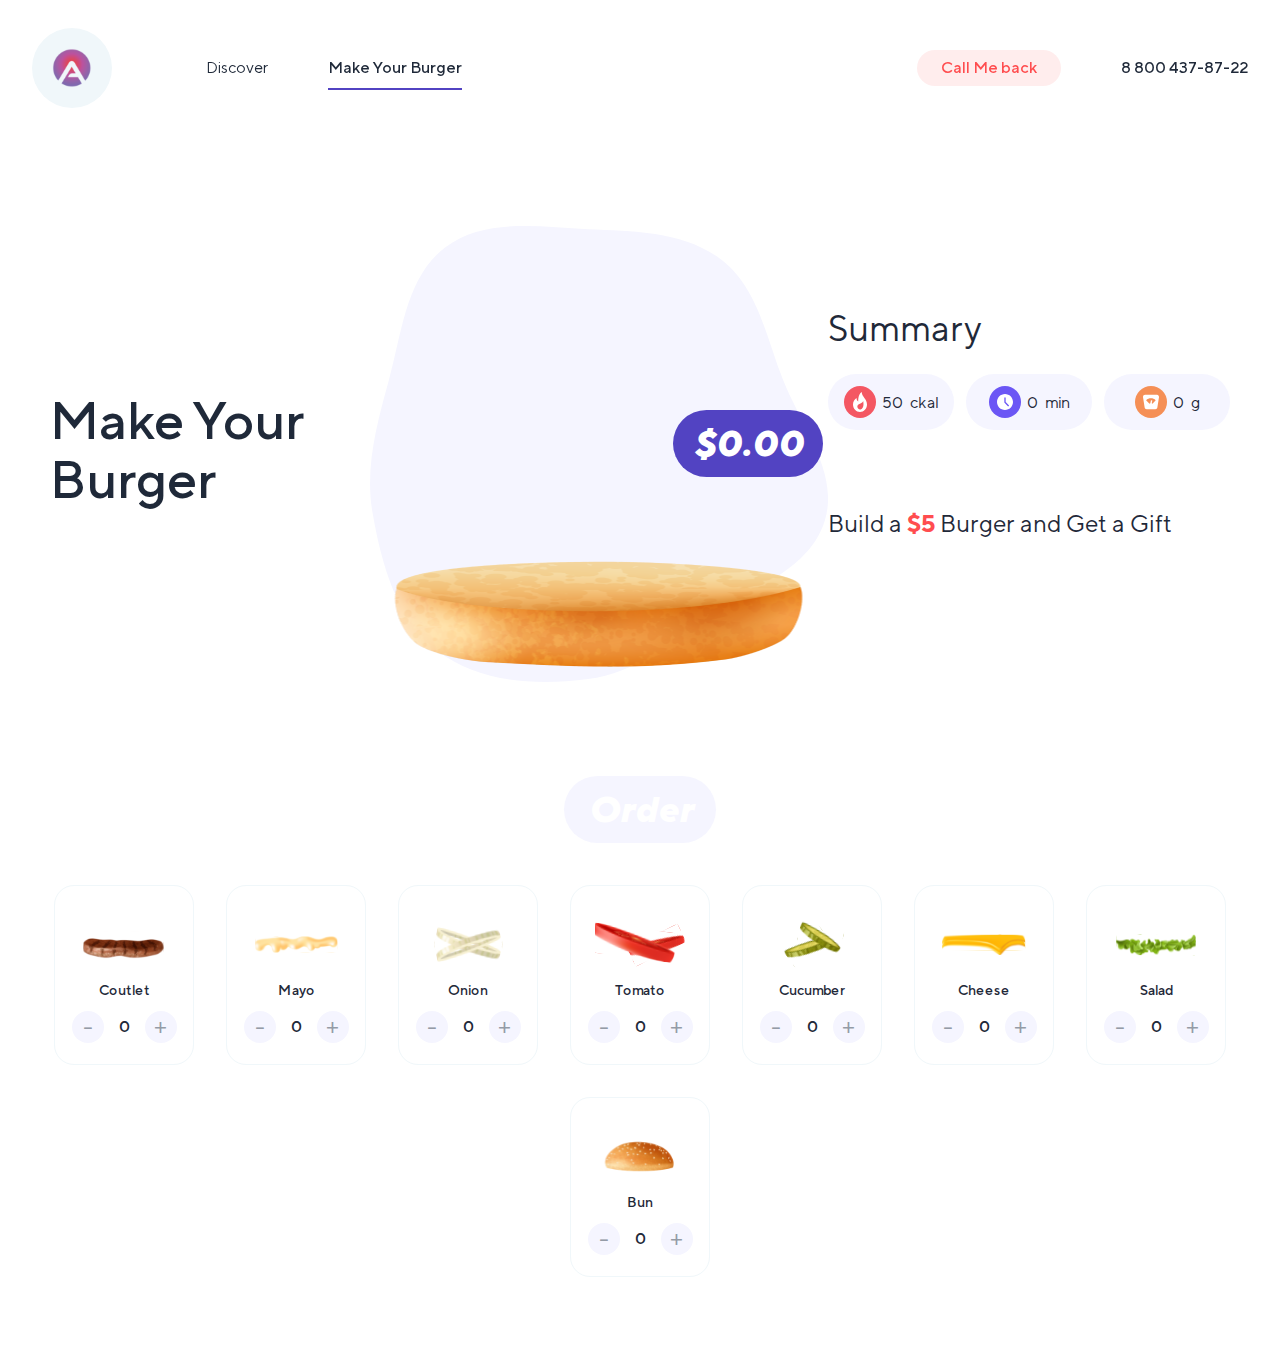
<file: make-burger.html>
<!DOCTYPE html>
<html lang="en">
  <head>
    <meta charset="UTF-8" />
    <meta name="viewport" content="width=device-width, initial-scale=1.0" />
    <title>Burger</title>
    <link rel="stylesheet" href="./css/main.css" />
    <script src="https://cdnjs.cloudflare.com/ajax/libs/gsap/3.11.1/gsap.min.js"></script>
  </head>

  <body class="body">
    <header class="header">
      <!-- NAV -->
      <nav class="nav">
        <div class="nav-left">
          <a class="logo" href="./index.html"
            ><img src="./img/logo.svg" alt="logo"
          /></a>
          <ul class="nav-list">
            <li class="nav-list__item">
              <a class="nav-list__link" href="./index.html">discover</a>
            </li>
            <li class="nav-list__item">
              <a
                class="nav-list__link nav-list__link--active"
                href="./make-burger.html"
                >make your burger</a
              >
            </li>
          </ul>
        </div>
        <div class="nav-right">
          <button class="btn-call-back">Call Me back</button>
          <a class="number" href="tel:+88004378722">8 800 437-87-22</a>
        </div>

        <button class="open-mobile-menu">
          <img src="./img/icon/menu_open.svg" alt="" />
        </button>
      </nav>

      <!-- MAKE BURGER -->
      <div class="container">
        <div class="make-burger">
          <div class="make-burger_title">
            <h1 class="title">Make Your Burger</h1>
          </div>

          <!-- CREATE BURGER -->
          <div class="burger-create">
            <div class="warning">
              <img src="./img/emojo/explosion.svg" alt="warning" />
              Are You Sure
            </div>
            <div class="price">$ <span data-sum-price>0.00</span></div>
            <img
              class="burger-img__bg"
              src="./img/bg/bg_burger.svg"
              alt="bg-burger"
            />
            <div class="burger-create__wrapper"></div>
          </div>

          <div class="make-burger__sum">
            <p class="make-burger__summary">Summary</p>
            <ul class="make-burger__summary-list">
              <li class="make-burger__summary-item">
                <img src="./img/icon/kcal.svg" alt="" />
                <span data-sum-kcal>0 </span>ckal
              </li>
              <li class="make-burger__summary-item">
                <img src="./img/icon/time.svg" alt="" />
                <span data-sum-time>0 </span> min
              </li>
              <li class="make-burger__summary-item">
                <img src="./img/icon/weight.svg" alt="" />
                <span data-sum-gram>0 </span> g
              </li>
            </ul>

            <div class="change-wrapper">
              <p class="make-burger__typography appeal">
                Build a <span class="accent">$5</span> Burger and Get a Gift
              </p>

              <div class="free-wrapper hidden">
                <p class="free__plus">+ Gift</p>
                <p class="free__description">
                  Tomato Ketchup <span>0.2 oz</span>
                </p>
                <img
                  class="free__souce"
                  src="./img/burger/sauce.svg"
                  alt="souce"
                />
              </div>
            </div>
          </div>
        </div>
        <!-- ORDER btn -->
        <div class="order-wrapper">
          <button class="btn-order">Order</button>
        </div>

        <!-- PRODUCT -->
        <div class="proвuct-wrapper">
          <div class="product__card" data-name="cutlet" data-id="01">
            <div
              class="info"
              data-kcal="12"
              data-time="6"
              data-gram="7"
              data-price="2"
            ></div>
            <img src="./img/cards/cutlet.svg" alt="cutlet" />
            <p class="product__name">Coutlet</p>
            <!-- counter -->
            <div class="product__counter-wrapper">
              <div class="product__control" data-action="minus">-</div>
              <div class="product__current" data-counter>0</div>
              <div class="product__control" data-action="plus">+</div>
            </div>
          </div>

          <div class="product__card" data-name="mayo" data-id="02">
            <div
              class="info"
              data-kcal="12"
              data-time="6"
              data-gram="7"
              data-price="0.2"
            ></div>
            <img src="./img/cards/mayo.svg" alt="mayo" />
            <p class="product__name">Mayo</p>
            <!-- counter -->
            <div class="product__counter-wrapper">
              <div class="product__control" data-action="minus">-</div>
              <div class="product__current" data-counter>0</div>
              <div class="product__control" data-action="plus">+</div>
            </div>
          </div>

          <div class="product__card" data-name="onion" data-id="03">
            <div
              class="info"
              data-kcal="12"
              data-time="6"
              data-gram="7"
              data-price="0.2"
            ></div>
            <img src="./img/cards/onion.svg" alt="onion" />
            <p class="product__name">Onion</p>
            <!-- counter -->
            <div class="product__counter-wrapper">
              <div class="product__control" data-action="minus">-</div>
              <div class="product__current" data-counter>0</div>
              <div class="product__control" data-action="plus">+</div>
            </div>
          </div>

          <div class="product__card" data-name="tomato" data-id="04">
            <div
              class="info"
              data-kcal="12"
              data-time="6"
              data-gram="7"
              data-price="0.2"
            ></div>
            <img src="./img/cards/tomato.svg" alt="tomato" />
            <p class="product__name">Tomato</p>
            <!-- counter -->
            <div class="product__counter-wrapper">
              <div class="product__control" data-action="minus">-</div>
              <div class="product__current" data-counter>0</div>
              <div class="product__control" data-action="plus">+</div>
            </div>
          </div>

          <div class="product__card" data-name="cucumbers" data-id="05">
            <div
              class="info"
              data-kcal="8"
              data-time="5"
              data-gram="4"
              data-price="0.2"
            ></div>
            <img src="./img/cards/cucumber.svg" alt="cucumbers" />
            <p class="product__name">Cucumber</p>
            <!-- counter -->
            <div class="product__counter-wrapper">
              <div class="product__control" data-action="minus">-</div>
              <div class="product__current" data-counter>0</div>
              <div class="product__control" data-action="plus">+</div>
            </div>
          </div>

          <div class="product__card" data-name="cheese" data-id="06">
            <div
              class="info"
              data-kcal="8"
              data-time="5"
              data-gram="4"
              data-price="1"
            ></div>
            <img src="./img/cards/cheese.svg" alt="cheese" />
            <p class="product__name">Cheese</p>
            <!-- counter -->
            <div class="product__counter-wrapper">
              <div class="product__control" data-action="minus">-</div>
              <div class="product__current" data-counter>0</div>
              <div class="product__control" data-action="plus">+</div>
            </div>
          </div>

          <div class="product__card" data-name="salad" data-id="07">
            <div
              class="info"
              data-kcal="8"
              data-time="5"
              data-gram="4"
              data-price="1"
            ></div>
            <img src="./img/cards/salad.svg" alt="salad" />
            <p class="product__name">Salad</p>
            <!-- counter -->
            <div class="product__counter-wrapper">
              <div class="product__control" data-action="minus">-</div>
              <div class="product__current" data-counter>0</div>
              <div class="product__control" data-action="plus">+</div>
            </div>
          </div>

          <div class="product__card" data-name="top_bun" data-id="08">
            <div
              class="info"
              data-kcal="8"
              data-time="5"
              data-gram="4"
              data-price="1"
            ></div>
            <img src="./img/cards/bun.svg" alt="bun" />
            <p class="product__name">Bun</p>
            <!-- counter -->
            <div class="product__counter-wrapper">
              <div class="product__control" data-action="minus">-</div>
              <div class="product__current" data-counter>0</div>
              <div class="product__control" data-action="plus">+</div>
            </div>
          </div>
        </div>
      </div>
    </header>

    <!-- NAV-MOBILE-->
    <nav class="nav-mobile hidden">
      <div class="nav-mobile__top">
        <ul class="nav-mobile--list">
          <li class="nav-mobile--item">
            <a href="./index.html">Discover</a>
          </li>
          <li class="nav-mobile--item">
            <a href="./make-burger.html">Make Your Burger</a>
          </li>
        </ul>
      </div>
      <div class="nav-mobile__bot">
        <button class="btn-call-back">Call Me back</button>
        <a class="number" href="tel:+88004378722">8 800 437-87-22</a>
      </div>
      <button class="close-mobile-menu">
        <img src="./img/icon/menu_close.svg" alt="close menu" />
      </button>
    </nav>
    <!-- 
    POP-UP -->
    <div id="pop-up__mail" class="pop-up">
      <div class="pup-up_body">
        <div class="pop-up__content content-mail">
          <button class="pop-up__close-btn close-btn">+</button>
          <img class="pop-up__bg" src="./img/bg/bg_burger.svg" alt="" />
          <div class="burger__wrapper--pop-up"></div>
          <p class="pop-up__title">
            Enter your email address and and wait for an SMS from us.
          </p>
          <div class="form">
            <form id="emailForm">
              <input
                class="form-input"
                type="email"
                name="email"
                placeholder="Enter email"
                required
              />
            </form>
            <button class="form-btn next-btn" type="submit">Ok</button>
          </div>
        </div>
      </div>
    </div>

    <div id="pop-up__thenk" class="pop-up">
      <div class="pup-up_body">
        <div class="pop-up__content content-thenk">
          <button class="pop-up__close-btn close-btn">+</button>
          <img class="pop-up__bg" src="./img/bg/bg_burger.svg" alt="" />
          <div class="burger__wrapper"></div>
          <p class="pop-up__title">
            The order has been accepted and is already being prepared. Thank
            you.
          </p>
          <button class="form-btn end-btn" type="button">Ok</button>
        </div>
      </div>
    </div>

    <script src="./js/burger.js"></script>
    <script src="./js/nav-mobile.js"></script>
    <script src="./js/main.js"></script>
  </body>
</html>
</file>
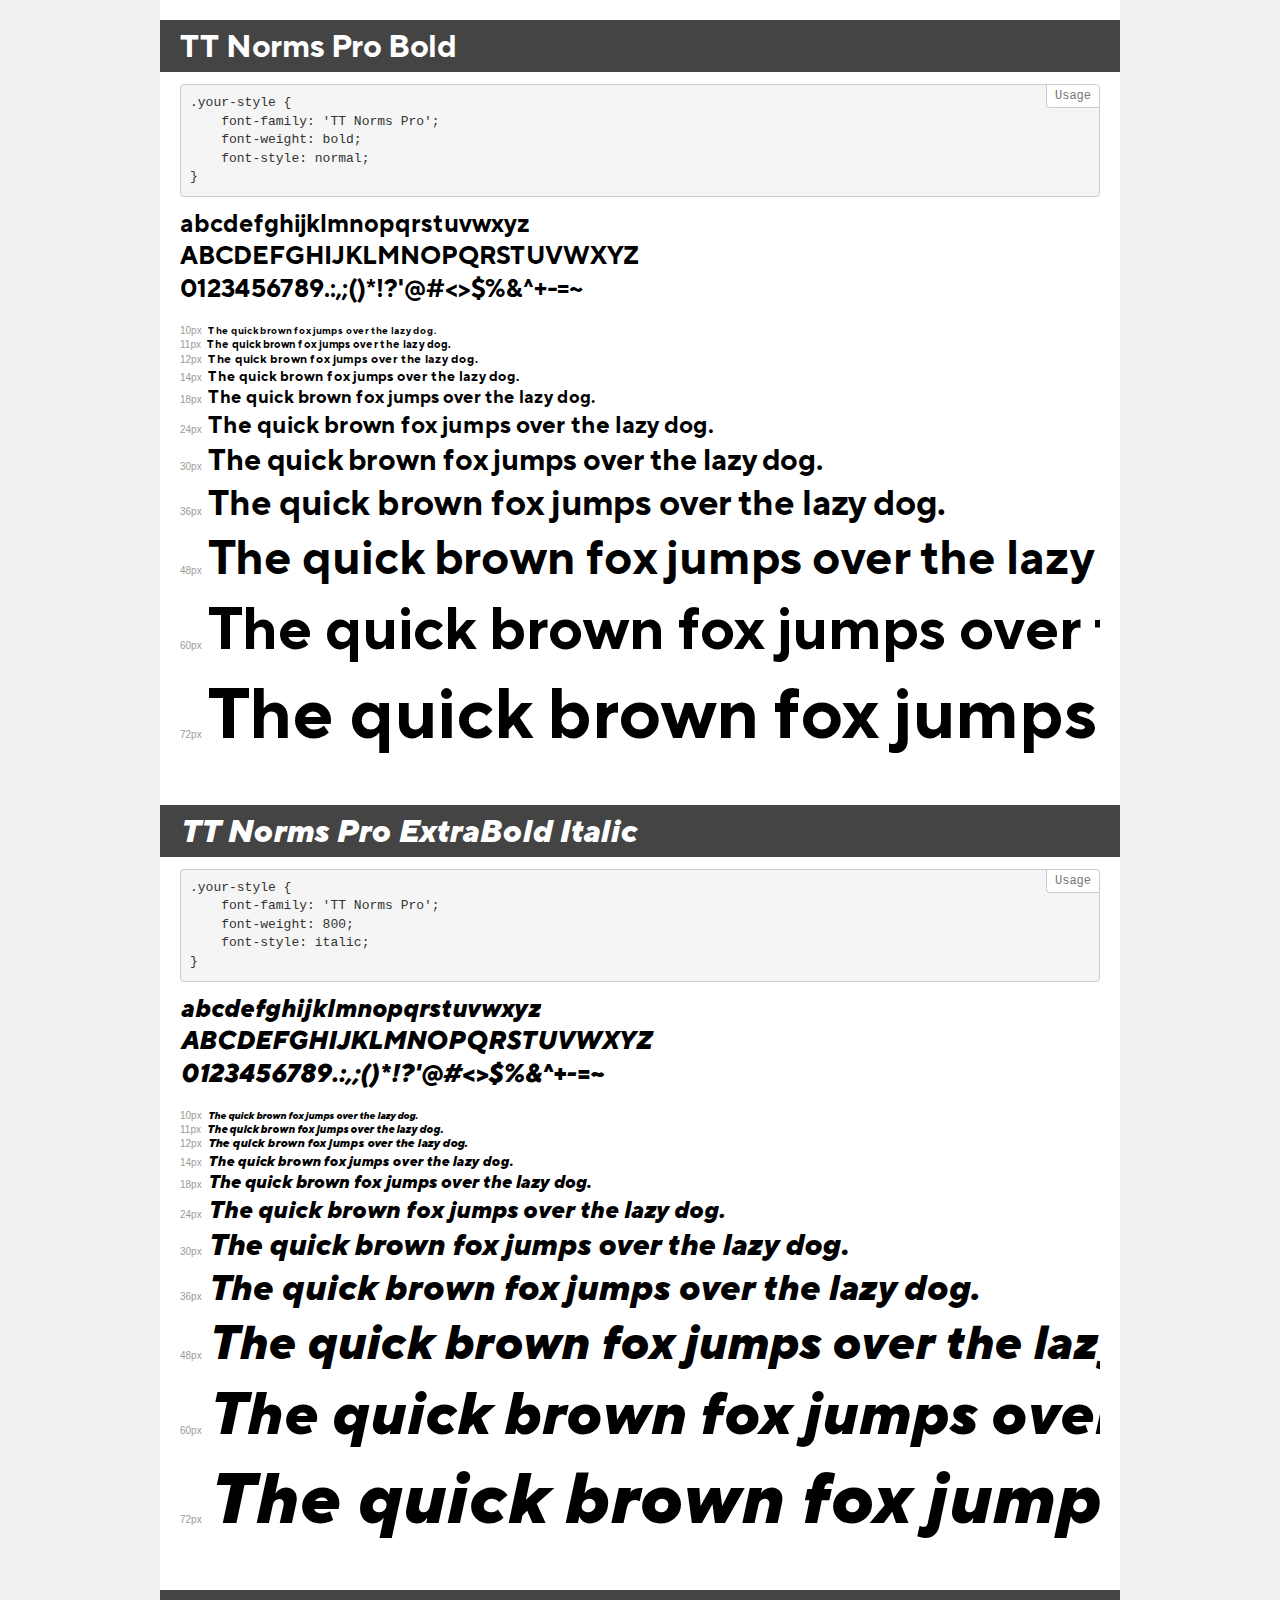
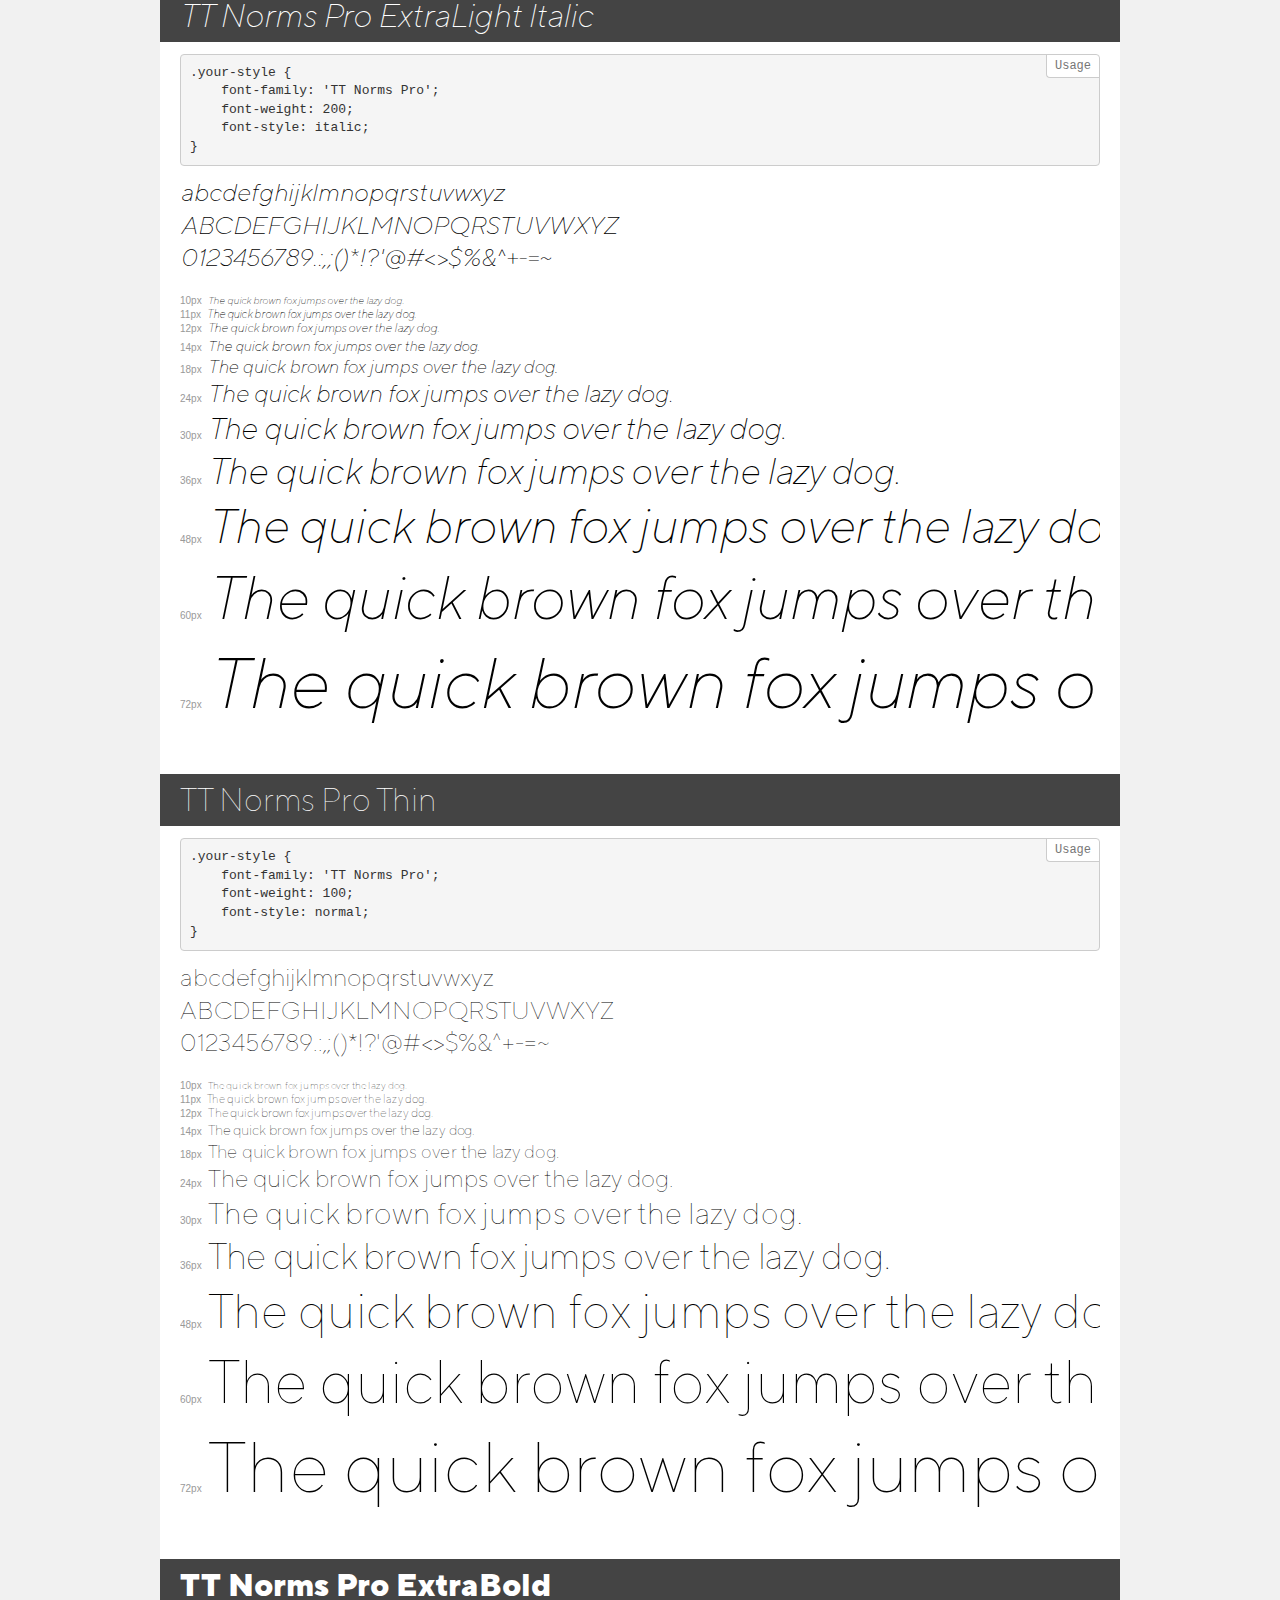
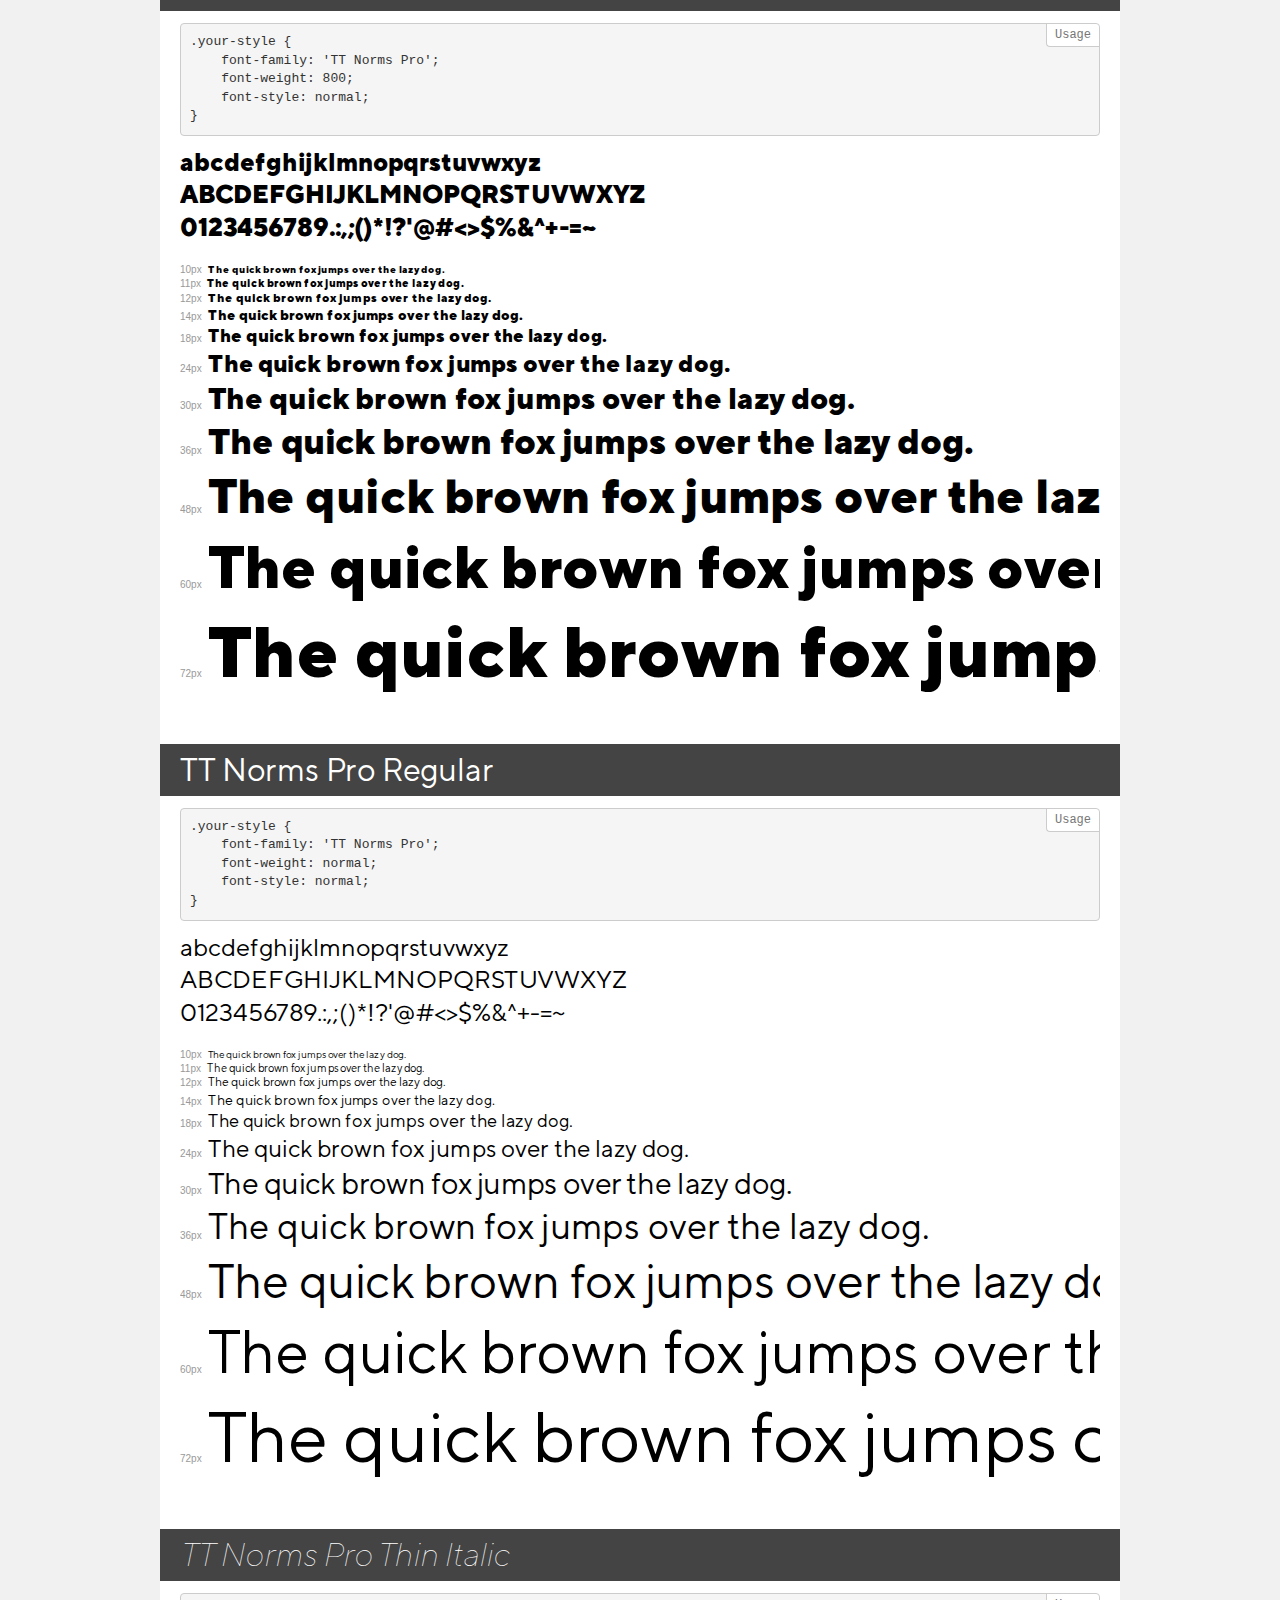
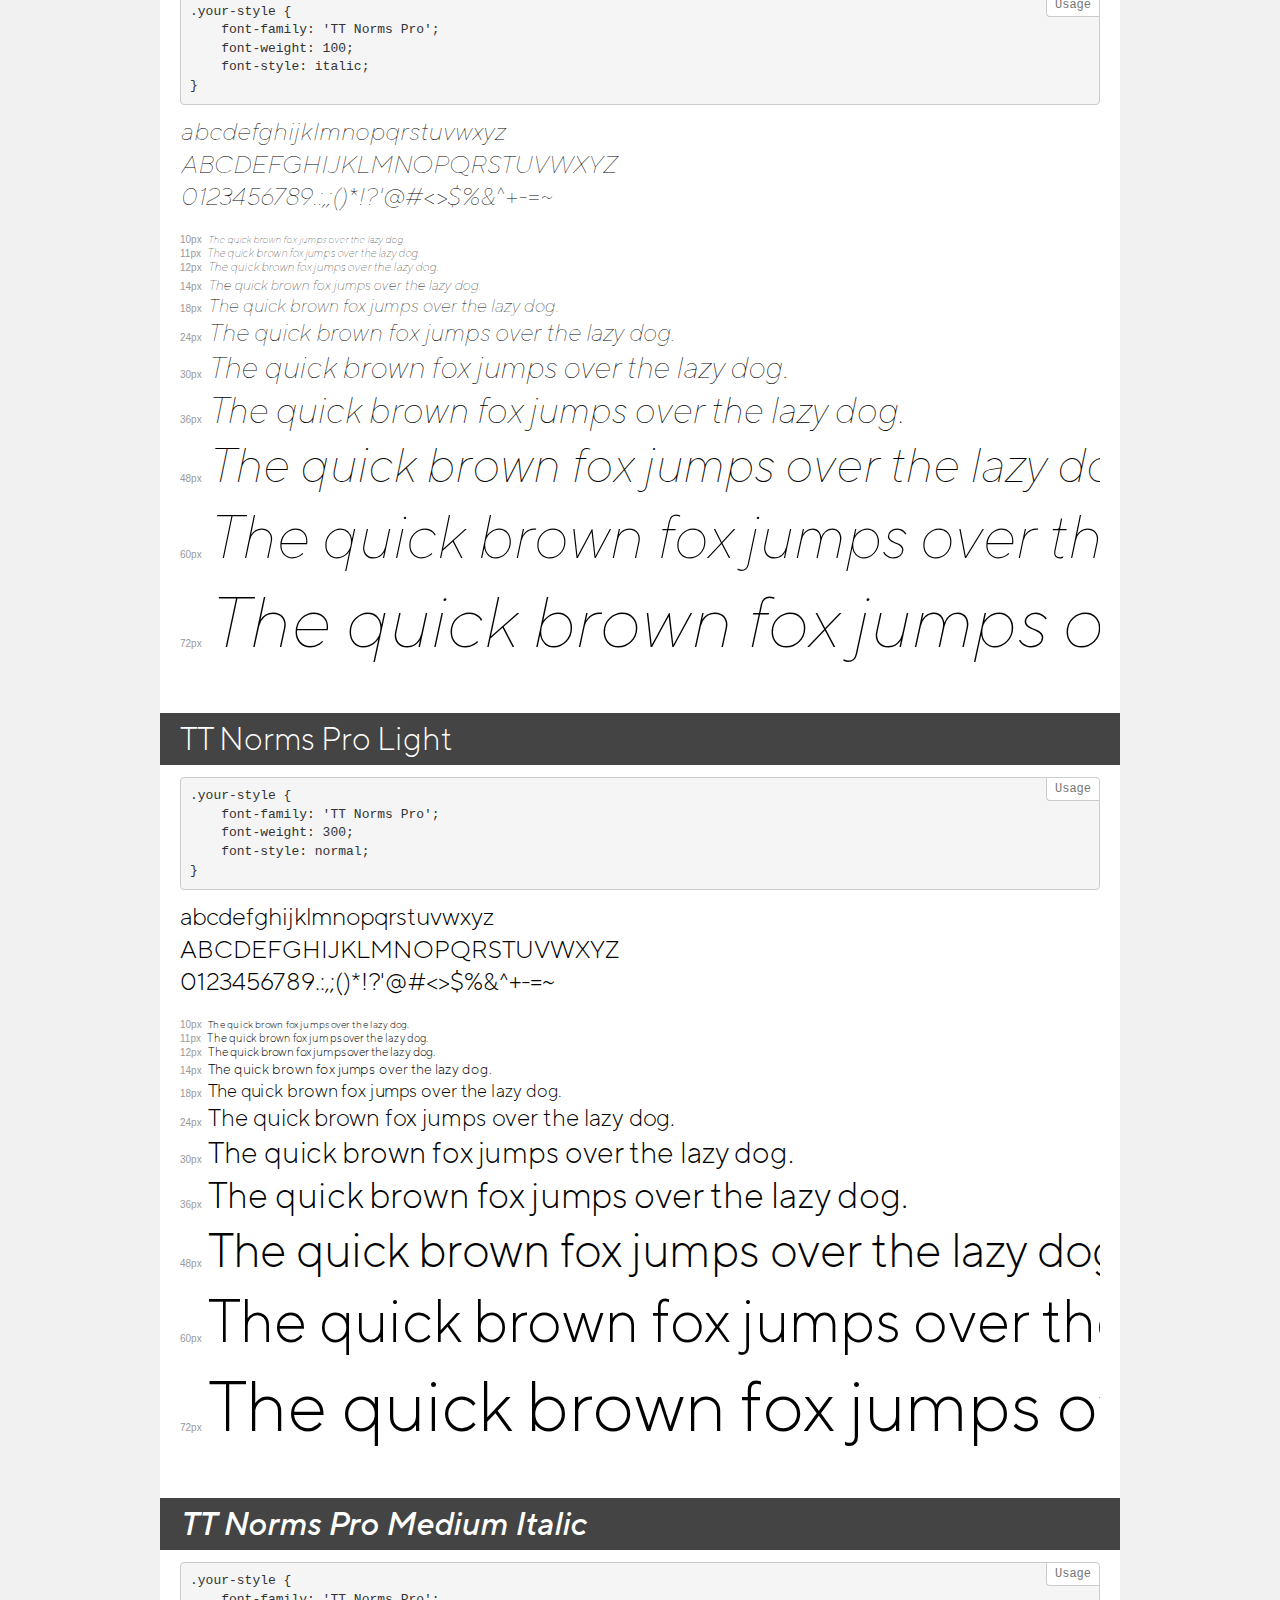
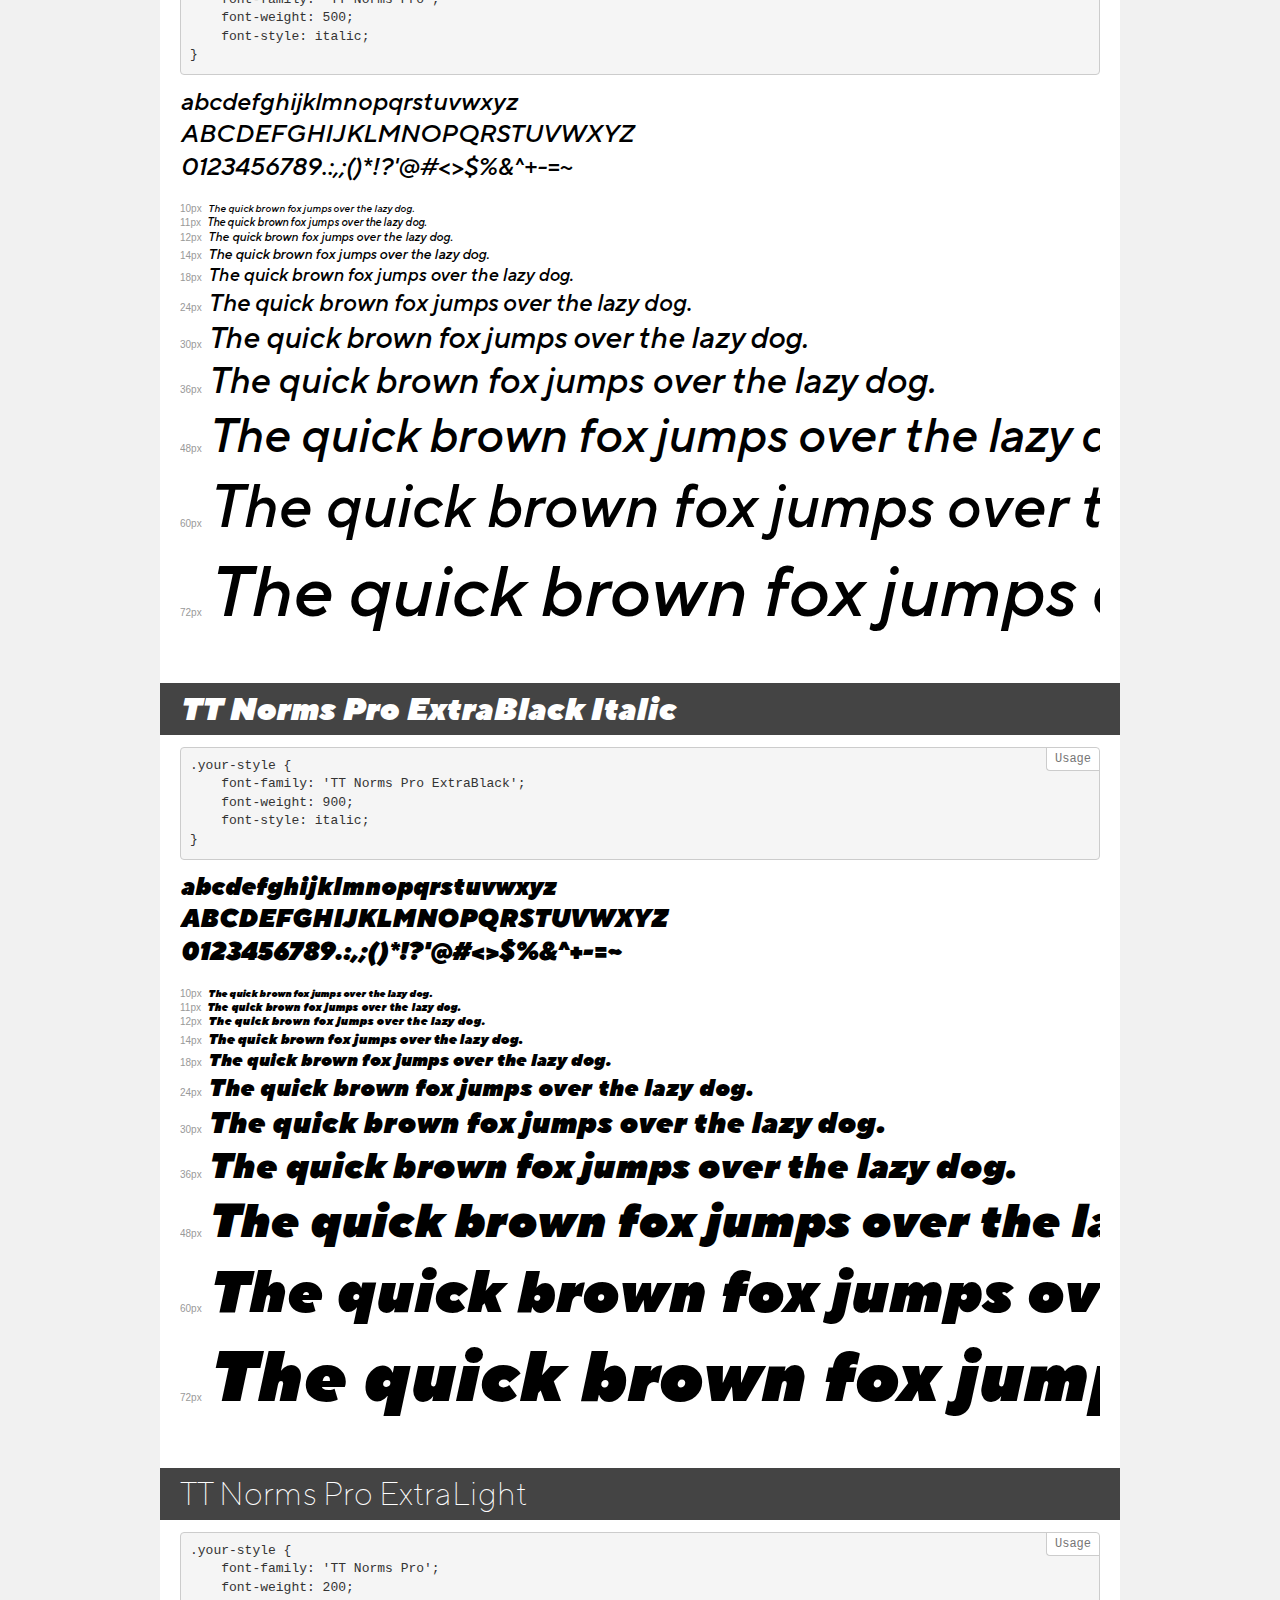
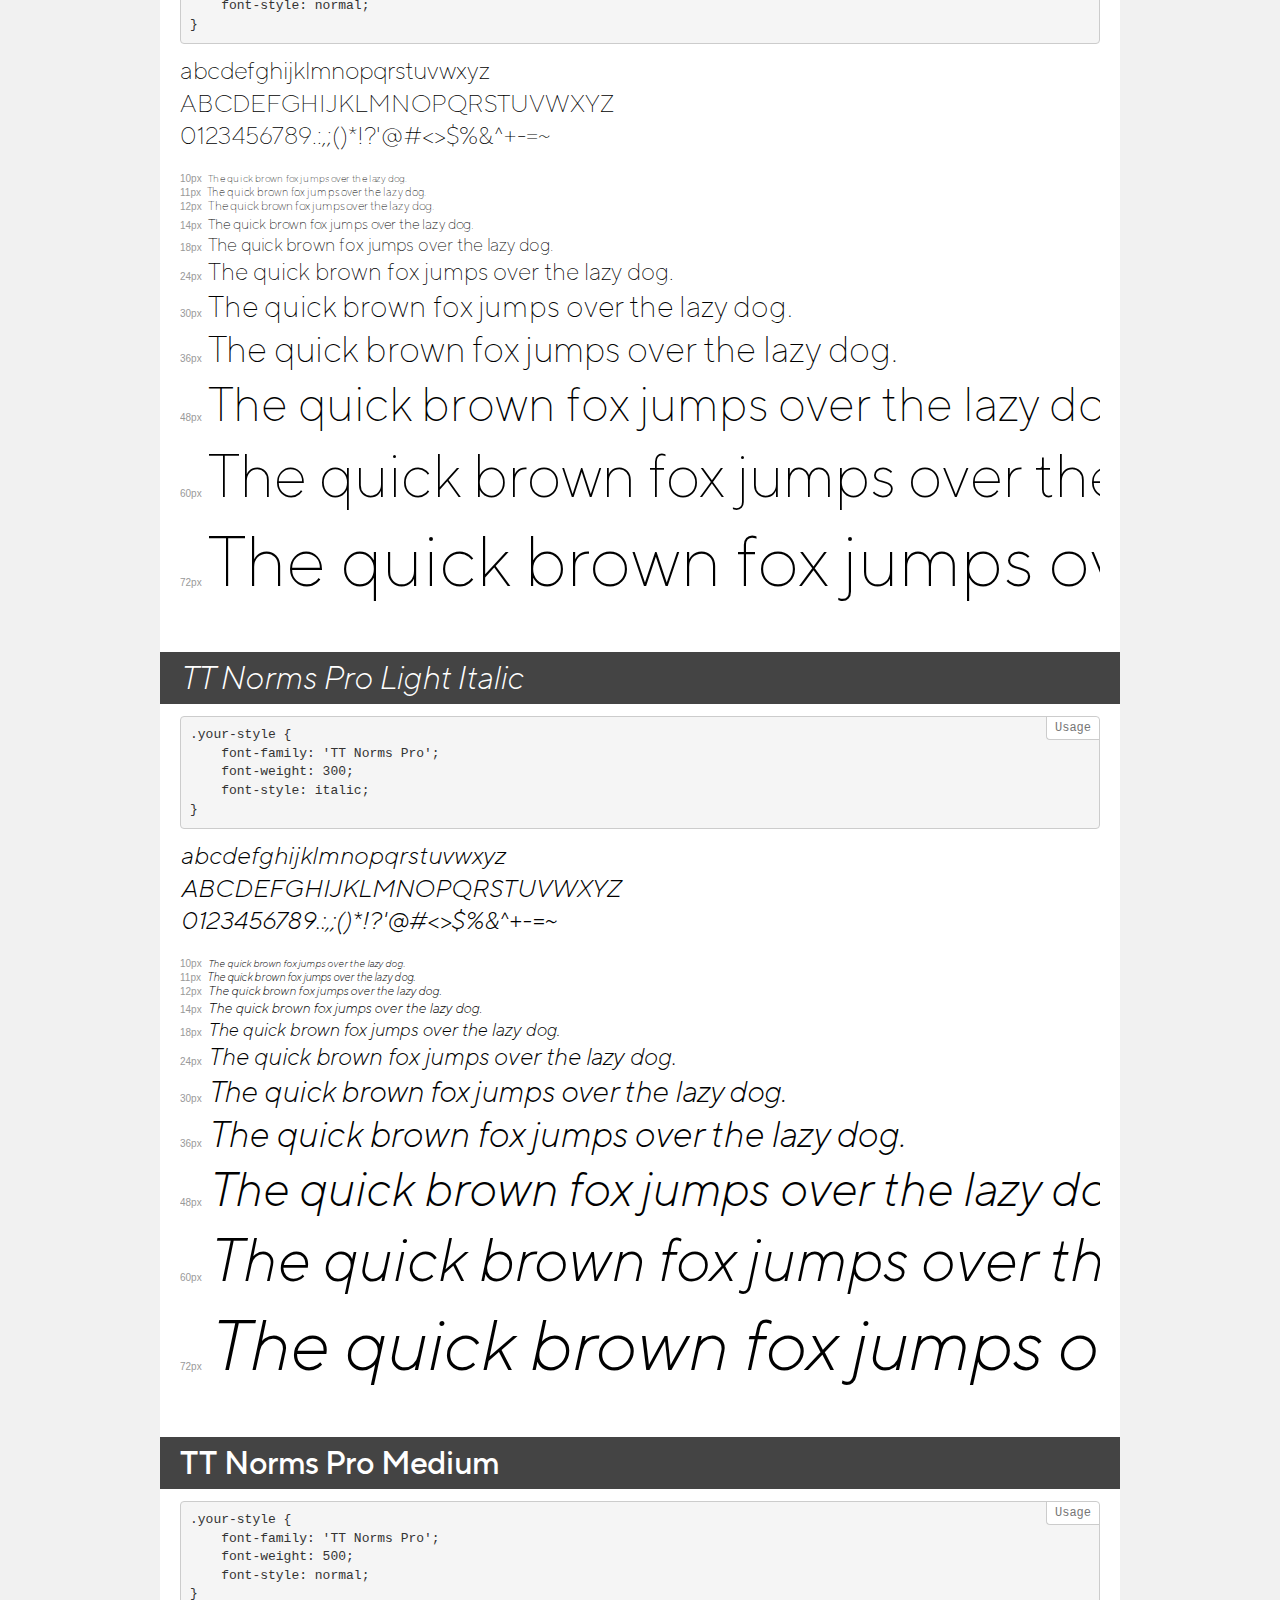
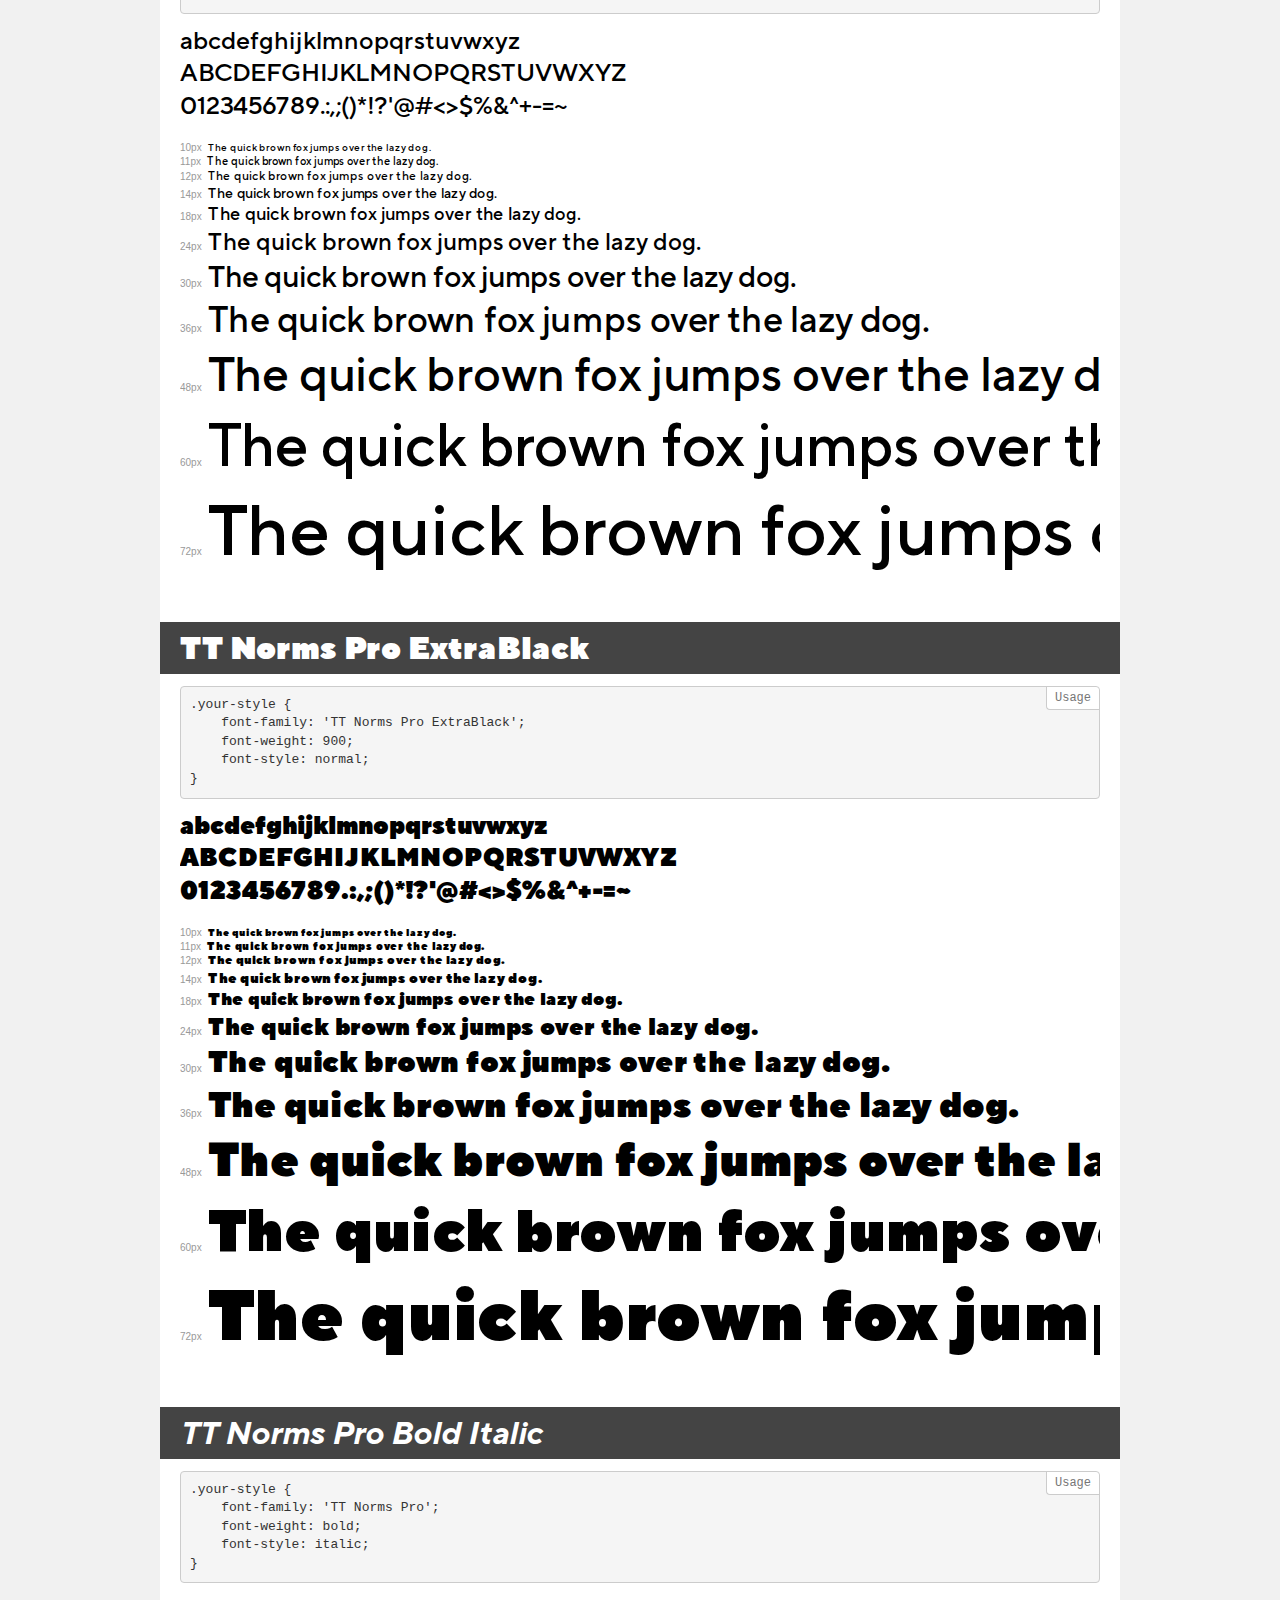
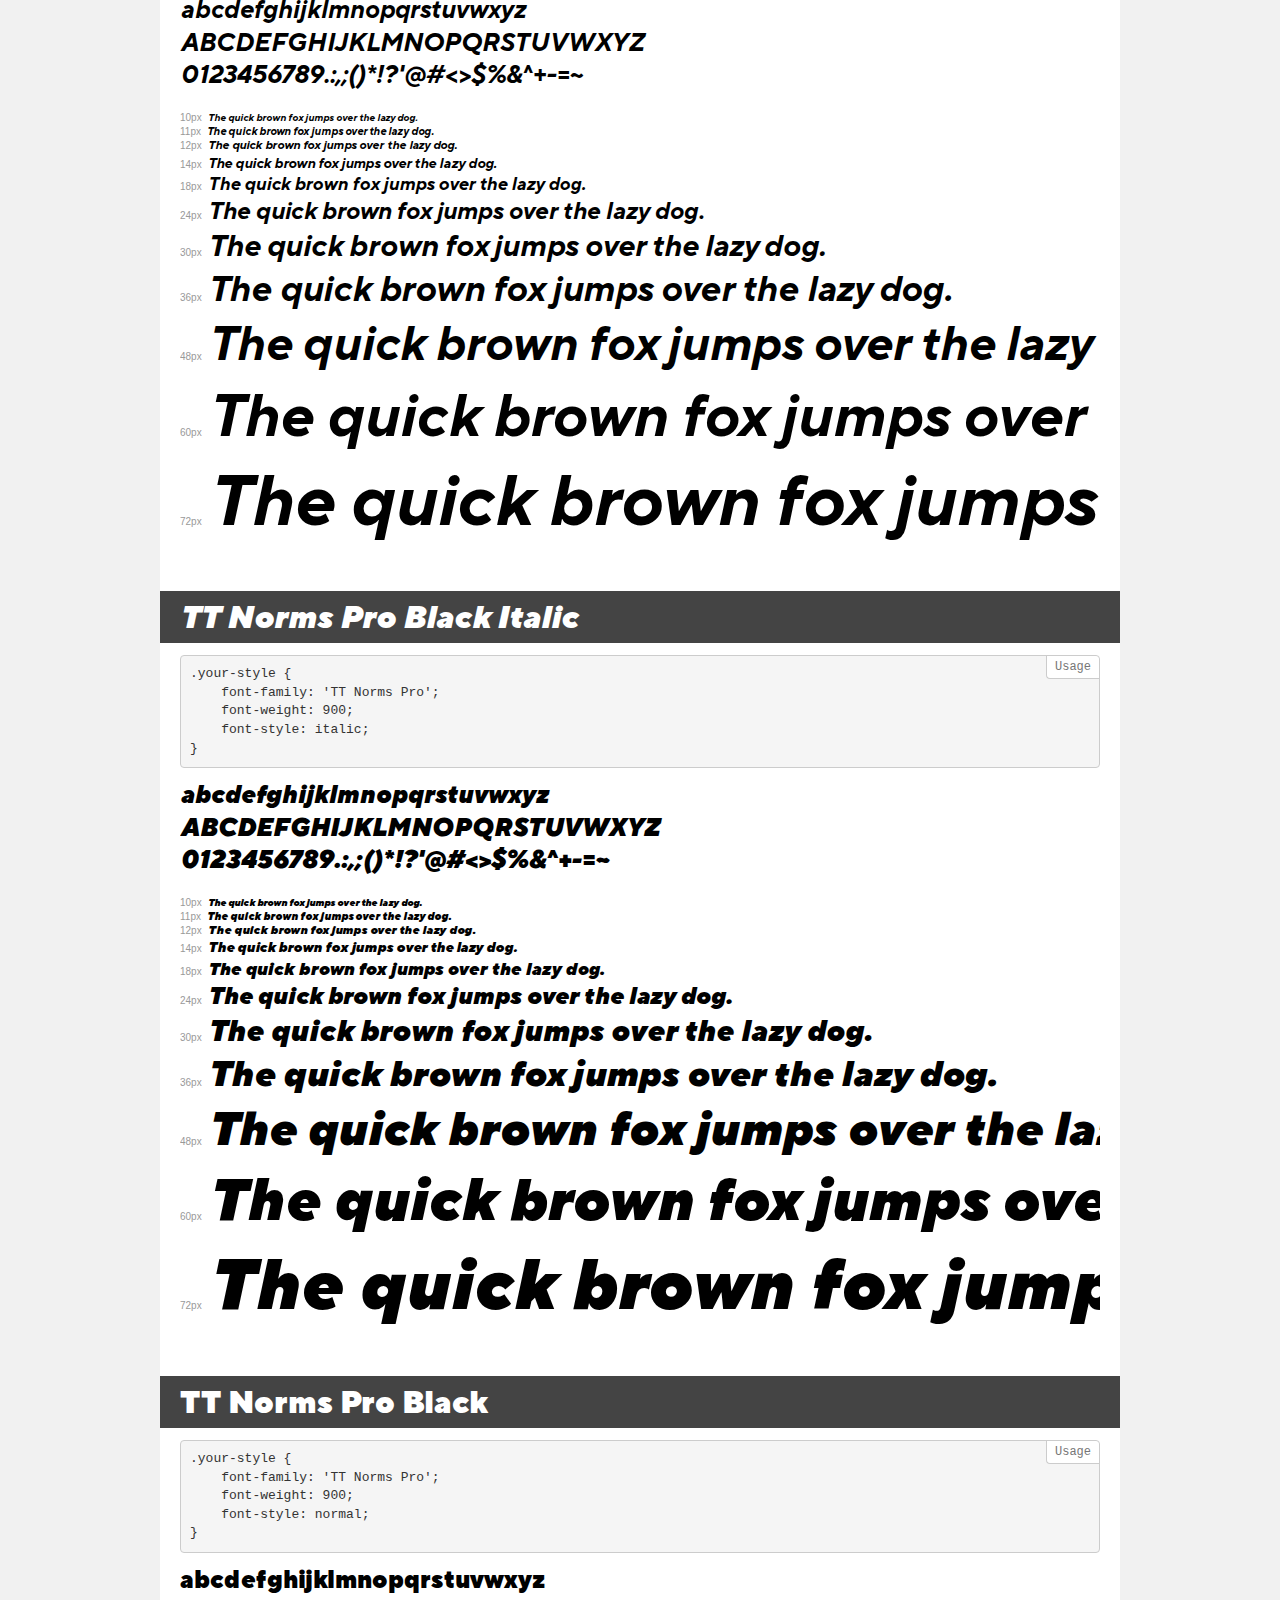
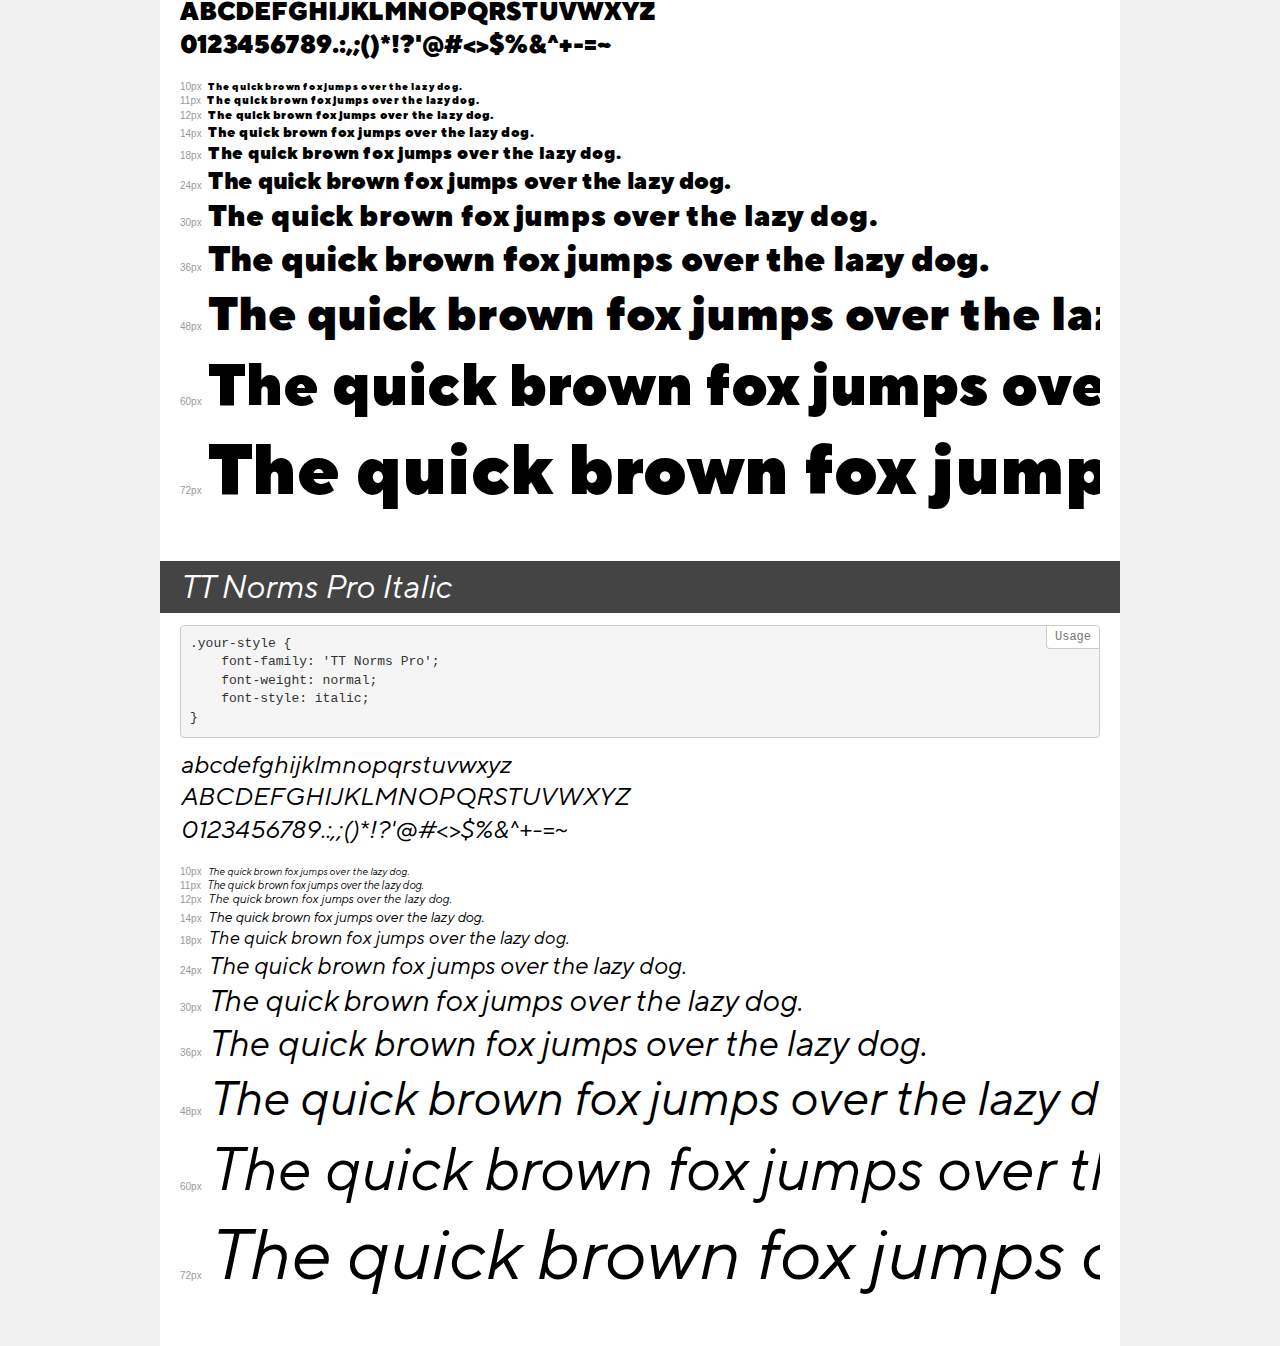
<file: fonts/TTNormsPro/demo.html>
<!DOCTYPE html>
<html>
<head>
    <meta charset="utf-8">
    <meta http-equiv="X-UA-Compatible" content="IE=edge">
    <meta name="viewport" content="width=device-width, initial-scale=1">
    <meta name="robots" content="noindex, noarchive">
    <meta name="format-detection" content="telephone=no">
    <title>Transfonter demo</title>
    <link href="stylesheet.css" rel="stylesheet">
    <style>
        /*
        http://meyerweb.com/eric/tools/css/reset/
        v2.0 | 20110126
        License: none (public domain)
        */
        html, body, div, span, applet, object, iframe,
        h1, h2, h3, h4, h5, h6, p, blockquote, pre,
        a, abbr, acronym, address, big, cite, code,
        del, dfn, em, img, ins, kbd, q, s, samp,
        small, strike, strong, sub, sup, tt, var,
        b, u, i, center,
        dl, dt, dd, ol, ul, li,
        fieldset, form, label, legend,
        table, caption, tbody, tfoot, thead, tr, th, td,
        article, aside, canvas, details, embed,
        figure, figcaption, footer, header, hgroup,
        menu, nav, output, ruby, section, summary,
        time, mark, audio, video {
            margin: 0;
            padding: 0;
            border: 0;
            font-size: 100%;
            font: inherit;
            vertical-align: baseline;
        }
        /* HTML5 display-role reset for older browsers */
        article, aside, details, figcaption, figure,
        footer, header, hgroup, menu, nav, section {
            display: block;
        }
        body {
            line-height: 1;
        }
        ol, ul {
            list-style: none;
        }
        blockquote, q {
            quotes: none;
        }
        blockquote:before, blockquote:after,
        q:before, q:after {
            content: '';
            content: none;
        }
        table {
            border-collapse: collapse;
            border-spacing: 0;
        }
        /* common styles */
        body {
            background: #f1f1f1;
            color: #000;
        }
        .page {
            background: #fff;
            width: 920px;
            margin: 0 auto;
            padding: 20px 20px 0 20px;
            overflow: hidden;
        }
        .font-container {
            overflow-x: auto;
            overflow-y: hidden;
            margin-bottom: 40px;
            line-height: 1.3;
            white-space: nowrap;
            padding-bottom: 5px;
        }
        h1 {
            position: relative;
            background: #444;
            font-size: 32px;
            color: #fff;
            padding: 10px 20px;
            margin: 0 -20px 12px -20px;
        }
        .letters {
            font-size: 25px;
            margin-bottom: 20px;
        }
        .s10:before {
            content: '10px';
        }
        .s11:before {
            content: '11px';
        }
        .s12:before {
            content: '12px';
        }
        .s14:before {
            content: '14px';
        }
        .s18:before {
            content: '18px';
        }
        .s24:before {
            content: '24px';
        }
        .s30:before {
            content: '30px';
        }
        .s36:before {
            content: '36px';
        }
        .s48:before {
            content: '48px';
        }
        .s60:before {
            content: '60px';
        }
        .s72:before {
            content: '72px';
        }
        .s10:before, .s11:before, .s12:before, .s14:before,
        .s18:before, .s24:before, .s30:before, .s36:before,
        .s48:before, .s60:before, .s72:before {
            font-family: Arial, sans-serif;
            font-size: 10px;
            font-weight: normal;
            font-style: normal;
            color: #999;
            padding-right: 6px;
        }
        pre {
            display: block;
            position: relative;
            padding: 9px;
            margin: 0 0 10px;
            font-family: Monaco, Menlo, Consolas, "Courier New", monospace !important;
            font-size: 13px;
            line-height: 1.428571429;
            color: #333;
            font-weight: normal !important;
            font-style: normal !important;
            background-color: #f5f5f5;
            border: 1px solid #ccc;
            overflow-x: auto;
            border-radius: 4px;
        }
        pre:after {
            display: block;
            position: absolute;
            right: 0;
            top: 0;
            content: 'Usage';
            line-height: 1;
            padding: 5px 8px;
            font-size: 12px;
            color: #767676;
            background-color: #fff;
            border: 1px solid #ccc;
            border-right: none;
            border-top: none;
            border-radius: 0 4px 0 4px;
            z-index: 10;
        }
        /* responsive */
        @media (max-width: 959px) {
            .page {
                width: auto;
                margin: 0;
            }
        }
    </style>
</head>
<body>
<div class="page">
    <div class="demo" style="font-family: 'TT Norms Pro'; font-weight: bold; font-style: normal;">
        <h1>TT Norms Pro Bold</h1>
        <pre>.your-style {
    font-family: 'TT Norms Pro';
    font-weight: bold;
    font-style: normal;
}</pre>
        <div class="font-container">
            <p class="letters">
                abcdefghijklmnopqrstuvwxyz<br>
ABCDEFGHIJKLMNOPQRSTUVWXYZ<br>
                0123456789.:,;()*!?'@#<>$%&^+-=~
            </p>
            <p class="s10" style="font-size: 10px;">The quick brown fox jumps over the lazy dog.</p>
            <p class="s11" style="font-size: 11px;">The quick brown fox jumps over the lazy dog.</p>
            <p class="s12" style="font-size: 12px;">The quick brown fox jumps over the lazy dog.</p>
            <p class="s14" style="font-size: 14px;">The quick brown fox jumps over the lazy dog.</p>
            <p class="s18" style="font-size: 18px;">The quick brown fox jumps over the lazy dog.</p>
            <p class="s24" style="font-size: 24px;">The quick brown fox jumps over the lazy dog.</p>
            <p class="s30" style="font-size: 30px;">The quick brown fox jumps over the lazy dog.</p>
            <p class="s36" style="font-size: 36px;">The quick brown fox jumps over the lazy dog.</p>
            <p class="s48" style="font-size: 48px;">The quick brown fox jumps over the lazy dog.</p>
            <p class="s60" style="font-size: 60px;">The quick brown fox jumps over the lazy dog.</p>
            <p class="s72" style="font-size: 72px;">The quick brown fox jumps over the lazy dog.</p>
        </div>
    </div>
    <div class="demo" style="font-family: 'TT Norms Pro'; font-weight: 800; font-style: italic;">
        <h1>TT Norms Pro ExtraBold Italic</h1>
        <pre>.your-style {
    font-family: 'TT Norms Pro';
    font-weight: 800;
    font-style: italic;
}</pre>
        <div class="font-container">
            <p class="letters">
                abcdefghijklmnopqrstuvwxyz<br>
ABCDEFGHIJKLMNOPQRSTUVWXYZ<br>
                0123456789.:,;()*!?'@#<>$%&^+-=~
            </p>
            <p class="s10" style="font-size: 10px;">The quick brown fox jumps over the lazy dog.</p>
            <p class="s11" style="font-size: 11px;">The quick brown fox jumps over the lazy dog.</p>
            <p class="s12" style="font-size: 12px;">The quick brown fox jumps over the lazy dog.</p>
            <p class="s14" style="font-size: 14px;">The quick brown fox jumps over the lazy dog.</p>
            <p class="s18" style="font-size: 18px;">The quick brown fox jumps over the lazy dog.</p>
            <p class="s24" style="font-size: 24px;">The quick brown fox jumps over the lazy dog.</p>
            <p class="s30" style="font-size: 30px;">The quick brown fox jumps over the lazy dog.</p>
            <p class="s36" style="font-size: 36px;">The quick brown fox jumps over the lazy dog.</p>
            <p class="s48" style="font-size: 48px;">The quick brown fox jumps over the lazy dog.</p>
            <p class="s60" style="font-size: 60px;">The quick brown fox jumps over the lazy dog.</p>
            <p class="s72" style="font-size: 72px;">The quick brown fox jumps over the lazy dog.</p>
        </div>
    </div>
    <div class="demo" style="font-family: 'TT Norms Pro'; font-weight: 200; font-style: italic;">
        <h1>TT Norms Pro ExtraLight Italic</h1>
        <pre>.your-style {
    font-family: 'TT Norms Pro';
    font-weight: 200;
    font-style: italic;
}</pre>
        <div class="font-container">
            <p class="letters">
                abcdefghijklmnopqrstuvwxyz<br>
ABCDEFGHIJKLMNOPQRSTUVWXYZ<br>
                0123456789.:,;()*!?'@#<>$%&^+-=~
            </p>
            <p class="s10" style="font-size: 10px;">The quick brown fox jumps over the lazy dog.</p>
            <p class="s11" style="font-size: 11px;">The quick brown fox jumps over the lazy dog.</p>
            <p class="s12" style="font-size: 12px;">The quick brown fox jumps over the lazy dog.</p>
            <p class="s14" style="font-size: 14px;">The quick brown fox jumps over the lazy dog.</p>
            <p class="s18" style="font-size: 18px;">The quick brown fox jumps over the lazy dog.</p>
            <p class="s24" style="font-size: 24px;">The quick brown fox jumps over the lazy dog.</p>
            <p class="s30" style="font-size: 30px;">The quick brown fox jumps over the lazy dog.</p>
            <p class="s36" style="font-size: 36px;">The quick brown fox jumps over the lazy dog.</p>
            <p class="s48" style="font-size: 48px;">The quick brown fox jumps over the lazy dog.</p>
            <p class="s60" style="font-size: 60px;">The quick brown fox jumps over the lazy dog.</p>
            <p class="s72" style="font-size: 72px;">The quick brown fox jumps over the lazy dog.</p>
        </div>
    </div>
    <div class="demo" style="font-family: 'TT Norms Pro'; font-weight: 100; font-style: normal;">
        <h1>TT Norms Pro Thin</h1>
        <pre>.your-style {
    font-family: 'TT Norms Pro';
    font-weight: 100;
    font-style: normal;
}</pre>
        <div class="font-container">
            <p class="letters">
                abcdefghijklmnopqrstuvwxyz<br>
ABCDEFGHIJKLMNOPQRSTUVWXYZ<br>
                0123456789.:,;()*!?'@#<>$%&^+-=~
            </p>
            <p class="s10" style="font-size: 10px;">The quick brown fox jumps over the lazy dog.</p>
            <p class="s11" style="font-size: 11px;">The quick brown fox jumps over the lazy dog.</p>
            <p class="s12" style="font-size: 12px;">The quick brown fox jumps over the lazy dog.</p>
            <p class="s14" style="font-size: 14px;">The quick brown fox jumps over the lazy dog.</p>
            <p class="s18" style="font-size: 18px;">The quick brown fox jumps over the lazy dog.</p>
            <p class="s24" style="font-size: 24px;">The quick brown fox jumps over the lazy dog.</p>
            <p class="s30" style="font-size: 30px;">The quick brown fox jumps over the lazy dog.</p>
            <p class="s36" style="font-size: 36px;">The quick brown fox jumps over the lazy dog.</p>
            <p class="s48" style="font-size: 48px;">The quick brown fox jumps over the lazy dog.</p>
            <p class="s60" style="font-size: 60px;">The quick brown fox jumps over the lazy dog.</p>
            <p class="s72" style="font-size: 72px;">The quick brown fox jumps over the lazy dog.</p>
        </div>
    </div>
    <div class="demo" style="font-family: 'TT Norms Pro'; font-weight: 800; font-style: normal;">
        <h1>TT Norms Pro ExtraBold</h1>
        <pre>.your-style {
    font-family: 'TT Norms Pro';
    font-weight: 800;
    font-style: normal;
}</pre>
        <div class="font-container">
            <p class="letters">
                abcdefghijklmnopqrstuvwxyz<br>
ABCDEFGHIJKLMNOPQRSTUVWXYZ<br>
                0123456789.:,;()*!?'@#<>$%&^+-=~
            </p>
            <p class="s10" style="font-size: 10px;">The quick brown fox jumps over the lazy dog.</p>
            <p class="s11" style="font-size: 11px;">The quick brown fox jumps over the lazy dog.</p>
            <p class="s12" style="font-size: 12px;">The quick brown fox jumps over the lazy dog.</p>
            <p class="s14" style="font-size: 14px;">The quick brown fox jumps over the lazy dog.</p>
            <p class="s18" style="font-size: 18px;">The quick brown fox jumps over the lazy dog.</p>
            <p class="s24" style="font-size: 24px;">The quick brown fox jumps over the lazy dog.</p>
            <p class="s30" style="font-size: 30px;">The quick brown fox jumps over the lazy dog.</p>
            <p class="s36" style="font-size: 36px;">The quick brown fox jumps over the lazy dog.</p>
            <p class="s48" style="font-size: 48px;">The quick brown fox jumps over the lazy dog.</p>
            <p class="s60" style="font-size: 60px;">The quick brown fox jumps over the lazy dog.</p>
            <p class="s72" style="font-size: 72px;">The quick brown fox jumps over the lazy dog.</p>
        </div>
    </div>
    <div class="demo" style="font-family: 'TT Norms Pro'; font-weight: normal; font-style: normal;">
        <h1>TT Norms Pro Regular</h1>
        <pre>.your-style {
    font-family: 'TT Norms Pro';
    font-weight: normal;
    font-style: normal;
}</pre>
        <div class="font-container">
            <p class="letters">
                abcdefghijklmnopqrstuvwxyz<br>
ABCDEFGHIJKLMNOPQRSTUVWXYZ<br>
                0123456789.:,;()*!?'@#<>$%&^+-=~
            </p>
            <p class="s10" style="font-size: 10px;">The quick brown fox jumps over the lazy dog.</p>
            <p class="s11" style="font-size: 11px;">The quick brown fox jumps over the lazy dog.</p>
            <p class="s12" style="font-size: 12px;">The quick brown fox jumps over the lazy dog.</p>
            <p class="s14" style="font-size: 14px;">The quick brown fox jumps over the lazy dog.</p>
            <p class="s18" style="font-size: 18px;">The quick brown fox jumps over the lazy dog.</p>
            <p class="s24" style="font-size: 24px;">The quick brown fox jumps over the lazy dog.</p>
            <p class="s30" style="font-size: 30px;">The quick brown fox jumps over the lazy dog.</p>
            <p class="s36" style="font-size: 36px;">The quick brown fox jumps over the lazy dog.</p>
            <p class="s48" style="font-size: 48px;">The quick brown fox jumps over the lazy dog.</p>
            <p class="s60" style="font-size: 60px;">The quick brown fox jumps over the lazy dog.</p>
            <p class="s72" style="font-size: 72px;">The quick brown fox jumps over the lazy dog.</p>
        </div>
    </div>
    <div class="demo" style="font-family: 'TT Norms Pro'; font-weight: 100; font-style: italic;">
        <h1>TT Norms Pro Thin Italic</h1>
        <pre>.your-style {
    font-family: 'TT Norms Pro';
    font-weight: 100;
    font-style: italic;
}</pre>
        <div class="font-container">
            <p class="letters">
                abcdefghijklmnopqrstuvwxyz<br>
ABCDEFGHIJKLMNOPQRSTUVWXYZ<br>
                0123456789.:,;()*!?'@#<>$%&^+-=~
            </p>
            <p class="s10" style="font-size: 10px;">The quick brown fox jumps over the lazy dog.</p>
            <p class="s11" style="font-size: 11px;">The quick brown fox jumps over the lazy dog.</p>
            <p class="s12" style="font-size: 12px;">The quick brown fox jumps over the lazy dog.</p>
            <p class="s14" style="font-size: 14px;">The quick brown fox jumps over the lazy dog.</p>
            <p class="s18" style="font-size: 18px;">The quick brown fox jumps over the lazy dog.</p>
            <p class="s24" style="font-size: 24px;">The quick brown fox jumps over the lazy dog.</p>
            <p class="s30" style="font-size: 30px;">The quick brown fox jumps over the lazy dog.</p>
            <p class="s36" style="font-size: 36px;">The quick brown fox jumps over the lazy dog.</p>
            <p class="s48" style="font-size: 48px;">The quick brown fox jumps over the lazy dog.</p>
            <p class="s60" style="font-size: 60px;">The quick brown fox jumps over the lazy dog.</p>
            <p class="s72" style="font-size: 72px;">The quick brown fox jumps over the lazy dog.</p>
        </div>
    </div>
    <div class="demo" style="font-family: 'TT Norms Pro'; font-weight: 300; font-style: normal;">
        <h1>TT Norms Pro Light</h1>
        <pre>.your-style {
    font-family: 'TT Norms Pro';
    font-weight: 300;
    font-style: normal;
}</pre>
        <div class="font-container">
            <p class="letters">
                abcdefghijklmnopqrstuvwxyz<br>
ABCDEFGHIJKLMNOPQRSTUVWXYZ<br>
                0123456789.:,;()*!?'@#<>$%&^+-=~
            </p>
            <p class="s10" style="font-size: 10px;">The quick brown fox jumps over the lazy dog.</p>
            <p class="s11" style="font-size: 11px;">The quick brown fox jumps over the lazy dog.</p>
            <p class="s12" style="font-size: 12px;">The quick brown fox jumps over the lazy dog.</p>
            <p class="s14" style="font-size: 14px;">The quick brown fox jumps over the lazy dog.</p>
            <p class="s18" style="font-size: 18px;">The quick brown fox jumps over the lazy dog.</p>
            <p class="s24" style="font-size: 24px;">The quick brown fox jumps over the lazy dog.</p>
            <p class="s30" style="font-size: 30px;">The quick brown fox jumps over the lazy dog.</p>
            <p class="s36" style="font-size: 36px;">The quick brown fox jumps over the lazy dog.</p>
            <p class="s48" style="font-size: 48px;">The quick brown fox jumps over the lazy dog.</p>
            <p class="s60" style="font-size: 60px;">The quick brown fox jumps over the lazy dog.</p>
            <p class="s72" style="font-size: 72px;">The quick brown fox jumps over the lazy dog.</p>
        </div>
    </div>
    <div class="demo" style="font-family: 'TT Norms Pro'; font-weight: 500; font-style: italic;">
        <h1>TT Norms Pro Medium Italic</h1>
        <pre>.your-style {
    font-family: 'TT Norms Pro';
    font-weight: 500;
    font-style: italic;
}</pre>
        <div class="font-container">
            <p class="letters">
                abcdefghijklmnopqrstuvwxyz<br>
ABCDEFGHIJKLMNOPQRSTUVWXYZ<br>
                0123456789.:,;()*!?'@#<>$%&^+-=~
            </p>
            <p class="s10" style="font-size: 10px;">The quick brown fox jumps over the lazy dog.</p>
            <p class="s11" style="font-size: 11px;">The quick brown fox jumps over the lazy dog.</p>
            <p class="s12" style="font-size: 12px;">The quick brown fox jumps over the lazy dog.</p>
            <p class="s14" style="font-size: 14px;">The quick brown fox jumps over the lazy dog.</p>
            <p class="s18" style="font-size: 18px;">The quick brown fox jumps over the lazy dog.</p>
            <p class="s24" style="font-size: 24px;">The quick brown fox jumps over the lazy dog.</p>
            <p class="s30" style="font-size: 30px;">The quick brown fox jumps over the lazy dog.</p>
            <p class="s36" style="font-size: 36px;">The quick brown fox jumps over the lazy dog.</p>
            <p class="s48" style="font-size: 48px;">The quick brown fox jumps over the lazy dog.</p>
            <p class="s60" style="font-size: 60px;">The quick brown fox jumps over the lazy dog.</p>
            <p class="s72" style="font-size: 72px;">The quick brown fox jumps over the lazy dog.</p>
        </div>
    </div>
    <div class="demo" style="font-family: 'TT Norms Pro ExtraBlack'; font-weight: 900; font-style: italic;">
        <h1>TT Norms Pro ExtraBlack Italic</h1>
        <pre>.your-style {
    font-family: 'TT Norms Pro ExtraBlack';
    font-weight: 900;
    font-style: italic;
}</pre>
        <div class="font-container">
            <p class="letters">
                abcdefghijklmnopqrstuvwxyz<br>
ABCDEFGHIJKLMNOPQRSTUVWXYZ<br>
                0123456789.:,;()*!?'@#<>$%&^+-=~
            </p>
            <p class="s10" style="font-size: 10px;">The quick brown fox jumps over the lazy dog.</p>
            <p class="s11" style="font-size: 11px;">The quick brown fox jumps over the lazy dog.</p>
            <p class="s12" style="font-size: 12px;">The quick brown fox jumps over the lazy dog.</p>
            <p class="s14" style="font-size: 14px;">The quick brown fox jumps over the lazy dog.</p>
            <p class="s18" style="font-size: 18px;">The quick brown fox jumps over the lazy dog.</p>
            <p class="s24" style="font-size: 24px;">The quick brown fox jumps over the lazy dog.</p>
            <p class="s30" style="font-size: 30px;">The quick brown fox jumps over the lazy dog.</p>
            <p class="s36" style="font-size: 36px;">The quick brown fox jumps over the lazy dog.</p>
            <p class="s48" style="font-size: 48px;">The quick brown fox jumps over the lazy dog.</p>
            <p class="s60" style="font-size: 60px;">The quick brown fox jumps over the lazy dog.</p>
            <p class="s72" style="font-size: 72px;">The quick brown fox jumps over the lazy dog.</p>
        </div>
    </div>
    <div class="demo" style="font-family: 'TT Norms Pro'; font-weight: 200; font-style: normal;">
        <h1>TT Norms Pro ExtraLight</h1>
        <pre>.your-style {
    font-family: 'TT Norms Pro';
    font-weight: 200;
    font-style: normal;
}</pre>
        <div class="font-container">
            <p class="letters">
                abcdefghijklmnopqrstuvwxyz<br>
ABCDEFGHIJKLMNOPQRSTUVWXYZ<br>
                0123456789.:,;()*!?'@#<>$%&^+-=~
            </p>
            <p class="s10" style="font-size: 10px;">The quick brown fox jumps over the lazy dog.</p>
            <p class="s11" style="font-size: 11px;">The quick brown fox jumps over the lazy dog.</p>
            <p class="s12" style="font-size: 12px;">The quick brown fox jumps over the lazy dog.</p>
            <p class="s14" style="font-size: 14px;">The quick brown fox jumps over the lazy dog.</p>
            <p class="s18" style="font-size: 18px;">The quick brown fox jumps over the lazy dog.</p>
            <p class="s24" style="font-size: 24px;">The quick brown fox jumps over the lazy dog.</p>
            <p class="s30" style="font-size: 30px;">The quick brown fox jumps over the lazy dog.</p>
            <p class="s36" style="font-size: 36px;">The quick brown fox jumps over the lazy dog.</p>
            <p class="s48" style="font-size: 48px;">The quick brown fox jumps over the lazy dog.</p>
            <p class="s60" style="font-size: 60px;">The quick brown fox jumps over the lazy dog.</p>
            <p class="s72" style="font-size: 72px;">The quick brown fox jumps over the lazy dog.</p>
        </div>
    </div>
    <div class="demo" style="font-family: 'TT Norms Pro'; font-weight: 300; font-style: italic;">
        <h1>TT Norms Pro Light Italic</h1>
        <pre>.your-style {
    font-family: 'TT Norms Pro';
    font-weight: 300;
    font-style: italic;
}</pre>
        <div class="font-container">
            <p class="letters">
                abcdefghijklmnopqrstuvwxyz<br>
ABCDEFGHIJKLMNOPQRSTUVWXYZ<br>
                0123456789.:,;()*!?'@#<>$%&^+-=~
            </p>
            <p class="s10" style="font-size: 10px;">The quick brown fox jumps over the lazy dog.</p>
            <p class="s11" style="font-size: 11px;">The quick brown fox jumps over the lazy dog.</p>
            <p class="s12" style="font-size: 12px;">The quick brown fox jumps over the lazy dog.</p>
            <p class="s14" style="font-size: 14px;">The quick brown fox jumps over the lazy dog.</p>
            <p class="s18" style="font-size: 18px;">The quick brown fox jumps over the lazy dog.</p>
            <p class="s24" style="font-size: 24px;">The quick brown fox jumps over the lazy dog.</p>
            <p class="s30" style="font-size: 30px;">The quick brown fox jumps over the lazy dog.</p>
            <p class="s36" style="font-size: 36px;">The quick brown fox jumps over the lazy dog.</p>
            <p class="s48" style="font-size: 48px;">The quick brown fox jumps over the lazy dog.</p>
            <p class="s60" style="font-size: 60px;">The quick brown fox jumps over the lazy dog.</p>
            <p class="s72" style="font-size: 72px;">The quick brown fox jumps over the lazy dog.</p>
        </div>
    </div>
    <div class="demo" style="font-family: 'TT Norms Pro'; font-weight: 500; font-style: normal;">
        <h1>TT Norms Pro Medium</h1>
        <pre>.your-style {
    font-family: 'TT Norms Pro';
    font-weight: 500;
    font-style: normal;
}</pre>
        <div class="font-container">
            <p class="letters">
                abcdefghijklmnopqrstuvwxyz<br>
ABCDEFGHIJKLMNOPQRSTUVWXYZ<br>
                0123456789.:,;()*!?'@#<>$%&^+-=~
            </p>
            <p class="s10" style="font-size: 10px;">The quick brown fox jumps over the lazy dog.</p>
            <p class="s11" style="font-size: 11px;">The quick brown fox jumps over the lazy dog.</p>
            <p class="s12" style="font-size: 12px;">The quick brown fox jumps over the lazy dog.</p>
            <p class="s14" style="font-size: 14px;">The quick brown fox jumps over the lazy dog.</p>
            <p class="s18" style="font-size: 18px;">The quick brown fox jumps over the lazy dog.</p>
            <p class="s24" style="font-size: 24px;">The quick brown fox jumps over the lazy dog.</p>
            <p class="s30" style="font-size: 30px;">The quick brown fox jumps over the lazy dog.</p>
            <p class="s36" style="font-size: 36px;">The quick brown fox jumps over the lazy dog.</p>
            <p class="s48" style="font-size: 48px;">The quick brown fox jumps over the lazy dog.</p>
            <p class="s60" style="font-size: 60px;">The quick brown fox jumps over the lazy dog.</p>
            <p class="s72" style="font-size: 72px;">The quick brown fox jumps over the lazy dog.</p>
        </div>
    </div>
    <div class="demo" style="font-family: 'TT Norms Pro ExtraBlack'; font-weight: 900; font-style: normal;">
        <h1>TT Norms Pro ExtraBlack</h1>
        <pre>.your-style {
    font-family: 'TT Norms Pro ExtraBlack';
    font-weight: 900;
    font-style: normal;
}</pre>
        <div class="font-container">
            <p class="letters">
                abcdefghijklmnopqrstuvwxyz<br>
ABCDEFGHIJKLMNOPQRSTUVWXYZ<br>
                0123456789.:,;()*!?'@#<>$%&^+-=~
            </p>
            <p class="s10" style="font-size: 10px;">The quick brown fox jumps over the lazy dog.</p>
            <p class="s11" style="font-size: 11px;">The quick brown fox jumps over the lazy dog.</p>
            <p class="s12" style="font-size: 12px;">The quick brown fox jumps over the lazy dog.</p>
            <p class="s14" style="font-size: 14px;">The quick brown fox jumps over the lazy dog.</p>
            <p class="s18" style="font-size: 18px;">The quick brown fox jumps over the lazy dog.</p>
            <p class="s24" style="font-size: 24px;">The quick brown fox jumps over the lazy dog.</p>
            <p class="s30" style="font-size: 30px;">The quick brown fox jumps over the lazy dog.</p>
            <p class="s36" style="font-size: 36px;">The quick brown fox jumps over the lazy dog.</p>
            <p class="s48" style="font-size: 48px;">The quick brown fox jumps over the lazy dog.</p>
            <p class="s60" style="font-size: 60px;">The quick brown fox jumps over the lazy dog.</p>
            <p class="s72" style="font-size: 72px;">The quick brown fox jumps over the lazy dog.</p>
        </div>
    </div>
    <div class="demo" style="font-family: 'TT Norms Pro'; font-weight: bold; font-style: italic;">
        <h1>TT Norms Pro Bold Italic</h1>
        <pre>.your-style {
    font-family: 'TT Norms Pro';
    font-weight: bold;
    font-style: italic;
}</pre>
        <div class="font-container">
            <p class="letters">
                abcdefghijklmnopqrstuvwxyz<br>
ABCDEFGHIJKLMNOPQRSTUVWXYZ<br>
                0123456789.:,;()*!?'@#<>$%&^+-=~
            </p>
            <p class="s10" style="font-size: 10px;">The quick brown fox jumps over the lazy dog.</p>
            <p class="s11" style="font-size: 11px;">The quick brown fox jumps over the lazy dog.</p>
            <p class="s12" style="font-size: 12px;">The quick brown fox jumps over the lazy dog.</p>
            <p class="s14" style="font-size: 14px;">The quick brown fox jumps over the lazy dog.</p>
            <p class="s18" style="font-size: 18px;">The quick brown fox jumps over the lazy dog.</p>
            <p class="s24" style="font-size: 24px;">The quick brown fox jumps over the lazy dog.</p>
            <p class="s30" style="font-size: 30px;">The quick brown fox jumps over the lazy dog.</p>
            <p class="s36" style="font-size: 36px;">The quick brown fox jumps over the lazy dog.</p>
            <p class="s48" style="font-size: 48px;">The quick brown fox jumps over the lazy dog.</p>
            <p class="s60" style="font-size: 60px;">The quick brown fox jumps over the lazy dog.</p>
            <p class="s72" style="font-size: 72px;">The quick brown fox jumps over the lazy dog.</p>
        </div>
    </div>
    <div class="demo" style="font-family: 'TT Norms Pro'; font-weight: 900; font-style: italic;">
        <h1>TT Norms Pro Black Italic</h1>
        <pre>.your-style {
    font-family: 'TT Norms Pro';
    font-weight: 900;
    font-style: italic;
}</pre>
        <div class="font-container">
            <p class="letters">
                abcdefghijklmnopqrstuvwxyz<br>
ABCDEFGHIJKLMNOPQRSTUVWXYZ<br>
                0123456789.:,;()*!?'@#<>$%&^+-=~
            </p>
            <p class="s10" style="font-size: 10px;">The quick brown fox jumps over the lazy dog.</p>
            <p class="s11" style="font-size: 11px;">The quick brown fox jumps over the lazy dog.</p>
            <p class="s12" style="font-size: 12px;">The quick brown fox jumps over the lazy dog.</p>
            <p class="s14" style="font-size: 14px;">The quick brown fox jumps over the lazy dog.</p>
            <p class="s18" style="font-size: 18px;">The quick brown fox jumps over the lazy dog.</p>
            <p class="s24" style="font-size: 24px;">The quick brown fox jumps over the lazy dog.</p>
            <p class="s30" style="font-size: 30px;">The quick brown fox jumps over the lazy dog.</p>
            <p class="s36" style="font-size: 36px;">The quick brown fox jumps over the lazy dog.</p>
            <p class="s48" style="font-size: 48px;">The quick brown fox jumps over the lazy dog.</p>
            <p class="s60" style="font-size: 60px;">The quick brown fox jumps over the lazy dog.</p>
            <p class="s72" style="font-size: 72px;">The quick brown fox jumps over the lazy dog.</p>
        </div>
    </div>
    <div class="demo" style="font-family: 'TT Norms Pro'; font-weight: 900; font-style: normal;">
        <h1>TT Norms Pro Black</h1>
        <pre>.your-style {
    font-family: 'TT Norms Pro';
    font-weight: 900;
    font-style: normal;
}</pre>
        <div class="font-container">
            <p class="letters">
                abcdefghijklmnopqrstuvwxyz<br>
ABCDEFGHIJKLMNOPQRSTUVWXYZ<br>
                0123456789.:,;()*!?'@#<>$%&^+-=~
            </p>
            <p class="s10" style="font-size: 10px;">The quick brown fox jumps over the lazy dog.</p>
            <p class="s11" style="font-size: 11px;">The quick brown fox jumps over the lazy dog.</p>
            <p class="s12" style="font-size: 12px;">The quick brown fox jumps over the lazy dog.</p>
            <p class="s14" style="font-size: 14px;">The quick brown fox jumps over the lazy dog.</p>
            <p class="s18" style="font-size: 18px;">The quick brown fox jumps over the lazy dog.</p>
            <p class="s24" style="font-size: 24px;">The quick brown fox jumps over the lazy dog.</p>
            <p class="s30" style="font-size: 30px;">The quick brown fox jumps over the lazy dog.</p>
            <p class="s36" style="font-size: 36px;">The quick brown fox jumps over the lazy dog.</p>
            <p class="s48" style="font-size: 48px;">The quick brown fox jumps over the lazy dog.</p>
            <p class="s60" style="font-size: 60px;">The quick brown fox jumps over the lazy dog.</p>
            <p class="s72" style="font-size: 72px;">The quick brown fox jumps over the lazy dog.</p>
        </div>
    </div>
    <div class="demo" style="font-family: 'TT Norms Pro'; font-weight: normal; font-style: italic;">
        <h1>TT Norms Pro Italic</h1>
        <pre>.your-style {
    font-family: 'TT Norms Pro';
    font-weight: normal;
    font-style: italic;
}</pre>
        <div class="font-container">
            <p class="letters">
                abcdefghijklmnopqrstuvwxyz<br>
ABCDEFGHIJKLMNOPQRSTUVWXYZ<br>
                0123456789.:,;()*!?'@#<>$%&^+-=~
            </p>
            <p class="s10" style="font-size: 10px;">The quick brown fox jumps over the lazy dog.</p>
            <p class="s11" style="font-size: 11px;">The quick brown fox jumps over the lazy dog.</p>
            <p class="s12" style="font-size: 12px;">The quick brown fox jumps over the lazy dog.</p>
            <p class="s14" style="font-size: 14px;">The quick brown fox jumps over the lazy dog.</p>
            <p class="s18" style="font-size: 18px;">The quick brown fox jumps over the lazy dog.</p>
            <p class="s24" style="font-size: 24px;">The quick brown fox jumps over the lazy dog.</p>
            <p class="s30" style="font-size: 30px;">The quick brown fox jumps over the lazy dog.</p>
            <p class="s36" style="font-size: 36px;">The quick brown fox jumps over the lazy dog.</p>
            <p class="s48" style="font-size: 48px;">The quick brown fox jumps over the lazy dog.</p>
            <p class="s60" style="font-size: 60px;">The quick brown fox jumps over the lazy dog.</p>
            <p class="s72" style="font-size: 72px;">The quick brown fox jumps over the lazy dog.</p>
        </div>
    </div>
</div>
</body>
</html>
</file>
<file: css/main.css>
@charset "UTF-8";
@import url(../fonts/TTNormsPro/stylesheet.css);
body {
  font-family: var(--font-TT_Norms_Pro);
  color: var(--text-color);
}

.container {
  max-width: 1500px;
  margin: 0 auto;
}

.no-scroll {
  overflow: hidden;
}

.hidden {
  display: none;
}

/* Reset and base styles  */
* {
  padding: 0px;
  margin: 0px;
  border: none;
}

*,
*::before,
*::after {
  box-sizing: border-box;
}

/* Links */
a, a:link, a:visited {
  text-decoration: none;
}

a:hover {
  text-decoration: none;
}

/* Common */
aside, nav, footer, header, section, main {
  display: block;
}

h1, h2, h3, h4, h5, h6, p {
  font-size: inherit;
  font-weight: inherit;
}

ul, ul li {
  list-style: none;
}

img {
  vertical-align: top;
}

img, svg {
  max-width: 100%;
  height: auto;
}

address {
  font-style: normal;
}

/* Form */
input, textarea, button, select {
  font-family: inherit;
  font-size: inherit;
  color: inherit;
  background-color: transparent;
}

input::-ms-clear {
  display: none;
}

button, input[type=submit] {
  display: inline-block;
  box-shadow: none;
  background-color: transparent;
  background: none;
  cursor: pointer;
}

input:focus, input:active,
button:focus, button:active {
  outline: none;
}

button::-moz-focus-inner {
  padding: 0;
  border: 0;
}

label {
  cursor: pointer;
}

legend {
  display: block;
}

:root {
  --text-color: #1f2939;
  --text-paragraph: #676d77;
  --accent: #5243c2;
  --bg-accent: #f0f7fa;
  --btn-bg-color: #be2b20;
  --border-cards: #f0f7fa;
  --card-btn-color: #f5f5ff;
  --card-text-color: #949ba6;
  --font-TT_Norms_Pro: "TT Norms Pro", sans-serif;
  --ckal: #f45763;
  --time: #6b56f5;
  --weight: #f58f56;
}

.main {
  display: flex;
  align-items: center;
  justify-content: space-between;
  padding: 50px;
  gap: 272px;
  margin-top: 50px;
}
@media (max-width: 1200px) {
  .main {
    flex-wrap: wrap;
    align-items: center;
    justify-content: center;
    margin-top: 200px;
    gap: clamp(0.313rem, -0.875rem + 5.94vw, 6.25rem);
  }
}

.main-title {
  display: flex;
  flex-direction: column;
  gap: 16px;
  max-width: 482px;
}

.main-title__text {
  font-size: clamp(1.625rem, 1.05rem + 2.88vw, 4.5rem);
  font-weight: 500;
  line-height: 80.5px;
  text-align: left;
}
@media (max-width: 1200px) {
  .main-title__text {
    text-align: center;
  }
}

.main-title__paragraph {
  font-size: 20px;
  font-weight: 400;
  line-height: 32px;
  text-align: left;
  color: var(--text-paragraph);
}
@media (max-width: 1200px) {
  .main-title__paragraph {
    text-align: center;
  }
}

.main-burger {
  position: relative;
  height: clamp(9.25rem, 1.1rem + 40.75vw, 50rem);
  max-width: 638px;
  width: 100%;
}

.main-burger--mob {
  position: absolute;
  height: 100%;
  width: 100%;
  bottom: 0;
  left: 50%;
  transform: translateX(-50%);
  z-index: 1;
}
@media (min-width: 1200px) {
  .main-burger--mob {
    display: none;
  }
}

.btn-make-burger {
  position: absolute;
  display: flex;
  align-items: center;
  justify-content: center;
  text-align: center;
  height: clamp(3.75rem, 3.375rem + 1.88vw, 5.625rem);
  width: clamp(3.75rem, 3.375rem + 1.88vw, 5.625rem);
  background: var(--accent);
  left: -90px;
  bottom: 20%;
  padding: 10px;
  color: white;
  font-size: 12px;
  font-weight: 900;
  line-height: 18px;
  text-align: center;
  border-radius: 50%;
  transition: all 0.1s ease-in;
  z-index: 3;
}
@media (max-width: 900px) {
  .btn-make-burger {
    left: 0px;
  }
}
.btn-make-burger:hover {
  filter: saturate(150%);
}

.main-burger--bg {
  position: absolute;
  height: 100%;
  width: 120%;
  bottom: 0;
  left: 50%;
  transform: translateX(-50%);
  z-index: -1;
}

.burger {
  position: absolute;
  left: 50%;
  transform: translateX(-50%);
}
@media (max-width: 1200px) {
  .burger {
    display: none;
  }
}
.burger--footer-bun {
  bottom: 1%;
}
.burger--mayo {
  bottom: 5%;
}
.burger--salad {
  bottom: 8%;
}
.burger--cheese {
  bottom: 10%;
}
.burger--onion {
  bottom: 7%;
}
.burger--cutlet {
  bottom: 20%;
}
.burger--chicken_cutlet {
  bottom: 23%;
}
.burger--tomato {
  bottom: 29%;
}
.burger--cutlet-2 {
  bottom: 36%;
}
.burger--cheese-2 {
  bottom: 38%;
}
.burger--cucumbers {
  bottom: 38%;
}
.burger--onion-2 {
  bottom: 39%;
}
.burger--salad-2 {
  bottom: 50%;
}
.burger--mayo-2 {
  bottom: 54%;
}
.burger--top-bun {
  bottom: 57%;
}

.make-burger_title {
  display: flex;
  flex-direction: column;
  flex: 0 1 auto;
  gap: 16px;
  max-width: clamp(12.5rem, 8.975rem + 17.63vw, 30.125rem);
}
@media (max-width: 1250px) {
  .make-burger_title {
    display: none;
  }
}

.title {
  font-size: clamp(1.625rem, 1.05rem + 2.88vw, 4.5rem);
  font-weight: 500;
  line-height: clamp(1.563rem, 0.869rem + 3.47vw, 5.031rem);
  text-align: left;
}

.nav {
  position: fixed;
  display: flex;
  align-items: center;
  justify-content: space-between;
  width: 100%;
  height: 80px;
  top: 0;
  left: 0;
  margin-top: 28px;
  padding: 0 32px;
  z-index: 2;
}

.nav-left {
  display: flex;
  align-items: center;
  gap: 94px;
}

.nav-right {
  display: flex;
  align-items: center;
  gap: 60px;
}
@media (max-width: 900px) {
  .nav-right {
    display: none;
  }
}

.logo {
  display: flex;
  align-items: center;
  justify-content: center;
  width: 80px;
  height: 80px;
  border-radius: 50%;
  background: var(--bg-accent);
}

.nav-list {
  display: flex;
  gap: 60px;
  text-transform: capitalize;
}
@media (max-width: 900px) {
  .nav-list {
    display: none;
  }
}

.nav-list__link {
  font-size: 16px;
  font-weight: 400;
  line-height: 22px;
  text-align: left;
  color: var(--text-color);
  padding-bottom: 11px;
  transition: all 0.1s ease-in;
  border-bottom: 2px solid rgba(255, 255, 255, 0);
}
.nav-list__link:hover {
  border-bottom: 2px solid var(--accent);
}
.nav-list__link--active {
  font-weight: 500;
  border-bottom: 2px solid var(--accent);
}

.btn-call-back {
  border-radius: 20px;
  background-color: #ffeded;
  padding: 8px 24px;
  font-size: 16px;
  font-weight: 500;
  line-height: 19.17px;
  text-align: left;
  color: rgb(255, 77, 79);
  transition: all 0.1s ease-in;
}
.btn-call-back:hover {
  background-color: #ffdddd;
}

.number {
  color: var(--text-color);
  font-size: 16px;
  font-weight: 500;
  line-height: 19.17px;
  text-align: left;
  transition: all 0.1s ease-in;
}
.number:hover {
  opacity: 76%;
}

.open-mobile-menu {
  height: 35px;
  width: 35px;
}
.open-mobile-menu img {
  width: 100%;
  height: 100%;
  object-fit: contain;
}
@media (min-width: 900px) {
  .open-mobile-menu {
    display: none;
  }
}

.nav-mobile {
  display: flex;
  flex-direction: column;
  justify-content: space-between;
  padding: 45px;
  position: fixed;
  top: 0;
  right: -100%;
  width: 80%;
  height: 100%;
  background-color: white;
  box-shadow: -2px 0 5px rgba(0, 0, 0, 0.2);
  opacity: 0;
  transition: right 0.3s ease, opacity 0.3s ease;
  z-index: 3;
}
.nav-mobile.open {
  right: 0;
  opacity: 1;
}

.nav-mobile__top {
  margin-top: 50px;
}

.nav-mobile--list {
  display: flex;
  flex-direction: column;
  gap: 25px;
}

.nav-mobile--item {
  font-size: 25px;
  font-weight: 500;
  line-height: 19.17px;
  text-align: left;
  transition: all 0.1s ease-in;
}
.nav-mobile--item:hover {
  opacity: 76%;
}
.nav-mobile--item a {
  color: var(--text-color);
}

.nav-mobile__bot {
  display: flex;
  flex-direction: column;
  gap: 20px;
  justify-content: center;
  align-items: center;
}

.close-mobile-menu {
  position: absolute;
  top: 15px;
  right: 15px;
}

.make-burger {
  position: relative;
  display: flex;
  justify-content: space-between;
  align-items: center;
  margin-top: 140px;
  height: 619px;
  padding: 0 50px;
}
@media (max-width: 500px) {
  .make-burger {
    height: 500px;
  }
}

.make-burger__sum {
  display: flex;
  flex-direction: column;
  justify-content: end;
  height: 100%;
  padding-bottom: 50px;
  flex: 0 1 auto;
  gap: 24px;
}
@media (max-width: 970px) {
  .make-burger__sum {
    display: none;
  }
}

.make-burger__summary {
  font-size: 36px;
  font-weight: 400;
  line-height: 43.13px;
  text-align: left;
}

.make-burger__summary-list {
  display: flex;
  gap: 12px;
}

.make-burger__summary-item {
  display: flex;
  align-items: center;
  justify-content: center;
  gap: 6.5px;
  width: 126px;
  height: 56px;
  border-radius: 50px;
  background: var(--card-btn-color);
}

.change-wrapper {
  height: 200px;
  margin-top: 55px;
}

.make-burger__typography {
  font-size: 24px;
  font-weight: 400;
  line-height: 28.75px;
  text-align: left;
}
.make-burger__typography span {
  font-size: 24px;
  font-weight: 700;
  line-height: 28.75px;
  text-align: left;
  color: #ff4d4f;
}
.make-burger__typography.hidden {
  display: none;
}

.free-wrapper {
  padding: 0 0 0 20px;
}
.free-wrapper.hidden {
  display: none;
}

.free__plus {
  color: #ff4d4f;
  font-size: 36px;
  font-weight: 800;
  line-height: 43.13px;
  text-align: left;
}

.free__description {
  font-family: TT Norms Pro;
  font-size: 24px;
  font-weight: 400;
  line-height: 28.75px;
  text-align: left;
  margin-top: 8px;
}
.free__description span {
  color: #c2c7cd;
}

.free__souce {
  margin-left: 150px;
  margin-top: 28px;
}

.burger-create {
  flex: 1;
  position: relative;
  display: flex;
  justify-content: start;
  align-items: flex-start;
  height: clamp(75%, 4rem + 1.88vw, 100%);
}

.burger-img {
  position: absolute;
  left: 50%;
  transform: translate(-50%);
  overflow-y: visible;
}

.burger-img__bg {
  position: absolute;
  bottom: 0;
  left: 50%;
  transform: translateX(-50%);
  display: flex;
  flex-direction: column-reverse;
  align-items: center;
  overflow-y: visible;
}

.burger-create__wrapper {
  position: relative;
  min-width: clamp(20rem, 17.125rem + 14.37vw, 34.375rem);
  display: flex;
  justify-content: start;
  align-items: flex-start;
  height: 100%;
  width: 100%;
}

.proвuct-wrapper {
  width: 100%;
  display: flex;
  flex-wrap: wrap;
  align-items: center;
  justify-content: center;
  gap: 32px;
  margin-top: 25px;
  margin-bottom: 92px;
}

.product__card {
  display: flex;
  flex-direction: column;
  align-items: center;
  justify-content: center;
  gap: 12px;
  width: 140px;
  height: 180px;
  border: 1px solid var(--bg-accent);
  padding: 18px 24px;
  border-radius: 20px;
}

.product__name {
  font-size: 14px;
  font-weight: 500;
  line-height: 16.77px;
  text-align: center;
}

.product__counter-wrapper {
  display: flex;
  align-items: center;
  justify-content: center;
  gap: 15px;
}

.product__control {
  display: flex;
  align-items: center;
  justify-content: center;
  width: 32px;
  height: 32px;
  border-radius: 50%;
  color: var(--card-text-color);
  background: var(--card-btn-color);
  transition: all 0.1s ease-in;
  font-size: 25px;
  cursor: pointer;
}
.product__control:hover {
  background: #eaeaff;
}

.product__current {
  font-size: 16px;
  font-weight: 500;
  line-height: 19.17px;
  text-align: center;
}

.warning {
  display: flex;
  align-items: center;
  justify-content: center;
  position: relative;
  transition: all 0.1s ease-in;
  opacity: 0;
  position: absolute;
  right: 10%;
  top: -10%;
  gap: 8px;
  width: 216px;
  height: 53px;
  border-radius: 99px;
  background: white;
  font-size: 18px;
  font-weight: 400;
  line-height: 21.56px;
  text-align: left;
  z-index: 2;
  box-shadow: 17px 14px 45px -16px rgba(0, 0, 0, 0.75);
}
.warning::after {
  content: "";
  position: absolute;
  top: -6px;
  left: 27px;
  width: 12px;
  height: 12px;
  background: white;
  transform: rotate(225deg);
}
.warning--open {
  opacity: 1;
}

.price {
  display: flex;
  align-items: center;
  justify-content: center;
  position: absolute;
  right: 5px;
  bottom: 205px;
  min-width: 116px;
  padding: 0 20px;
  height: 67px;
  border-radius: 99px;
  background: var(--accent);
  color: white;
  font-size: 36px;
  font-style: italic;
  font-weight: 800;
  line-height: 43.13px;
  text-align: right;
  z-index: 3;
}

.order-wrapper {
  width: 100%;
  display: flex;
  align-items: center;
  justify-content: center;
  padding: 17px;
}

.btn-order {
  cursor: default;
  width: 152px;
  height: 67px;
  color: white;
  background: var(--card-btn-color);
  padding: 24px, 12px, 24px;
  border-radius: 99px;
  font-size: 36px;
  font-style: italic;
  font-weight: 800;
  line-height: 43.13px;
  transition: all 0.1a ease-in;
}
.btn-order--active {
  cursor: pointer;
  background: var(--btn-bg-color);
}
.btn-order--active:hover {
  opacity: 80%;
}

.pop-up {
  position: fixed;
  width: 100%;
  height: 100%;
  background: rgba(0, 0, 0, 0.3803921569);
  backdrop-filter: blur(5px);
  left: 0;
  top: 0;
  transition: all 0.3s ease-in;
  z-index: 10;
  opacity: 0;
  visibility: hidden;
}
.pop-up--active {
  opacity: 1;
  visibility: visible;
}

.pup-up_body {
  display: flex;
  align-items: center;
  justify-content: center;
  min-width: 100%;
  min-height: 100%;
  padding: 30px 20px;
}

.pop-up__content {
  display: flex;
  flex-direction: column;
  align-items: center;
  justify-content: center;
  gap: 50px;
  padding: 50px;
  position: relative;
  max-width: 1200px;
  height: 600px;
  background: white;
  border-radius: 50px;
  border: 5px solid var(--card-btn-color);
  transition: all 0.3s ease-in;
  opacity: 0;
  transform: translate(0px, -100%);
}
.pop-up__content--active {
  opacity: 1;
  transform: translate(0, 0);
}
.pop-up__content .pop-up__bg {
  position: absolute;
  width: clamp(18.75rem, 16.25rem + 12.5vw, 31.25rem);
  top: 50%;
  left: 50%;
  transform: translate(-50%, -50%);
  object-fit: cover;
  z-index: 1;
}

.burger__wrapper--pop-up {
  width: clamp(22.188rem, 20.375rem + 9.06vw, 31.25rem);
  height: 80%;
  position: absolute;
  left: 50%;
  top: 50%;
  transform: translate(-50%, -50%);
  z-index: 2;
}

.pop-up__close-btn {
  position: absolute;
  right: 30px;
  top: -10px;
  font-size: 90px;
  color: #949ba6;
  transform: rotate(45deg);
  transition: all 0.1s ease-in;
}
.pop-up__close-btn:hover {
  opacity: 80%;
}

.pop-up__title {
  position: relative;
  z-index: 2;
  max-width: 800px;
  font-size: clamp(2.125rem, 1.863rem + 1.31vw, 3.438rem);
  font-weight: 500;
  line-height: clamp(2.5rem, 2.125rem + 1.88vw, 4.375rem);
  text-align: center;
}

.form {
  display: flex;
  align-items: center;
  justify-content: center;
  flex-wrap: wrap;
  gap: 18px;
  padding: 25px;
  position: relative;
  z-index: 2;
}

.form-input {
  width: 250px;
  height: 60px;
  border-radius: 99px;
  color: #ff4d4f;
  background: #ffeded;
  padding: 10px 20px;
  font-size: 16px;
  font-weight: 500;
  line-height: 19.17px;
  text-align: left;
}

.form-btn {
  display: flex;
  align-items: center;
  justify-content: center;
  width: 100px;
  height: 67px;
  border-radius: 99px;
  background: var(--btn-bg-color);
  color: white;
  font-size: 36px;
  font-style: italic;
  font-weight: 800;
  line-height: 43.13px;
  text-align: right;
  transition: all 0.1s ease-in;
  position: relative;
  z-index: 2;
}
.form-btn:hover {
  opacity: 80%;
}/*# sourceMappingURL=main.css.map */
</file>
<file: fonts/TTNormsPro/stylesheet.css>
@font-face {
    font-family: 'TT Norms Pro';
    src: url('TTNormsPro-Bold.eot');
    src: local('TT Norms Pro Bold'), local('TTNormsPro-Bold'),
        url('TTNormsPro-Bold.eot?#iefix') format('embedded-opentype'),
        url('TTNormsPro-Bold.woff2') format('woff2'),
        url('TTNormsPro-Bold.woff') format('woff'),
        url('TTNormsPro-Bold.ttf') format('truetype');
    font-weight: bold;
    font-style: normal;
}

@font-face {
    font-family: 'TT Norms Pro';
    src: url('TTNormsPro-ExtraBoldItalic.eot');
    src: local('TT Norms Pro ExtraBold Italic'), local('TTNormsPro-ExtraBoldItalic'),
        url('TTNormsPro-ExtraBoldItalic.eot?#iefix') format('embedded-opentype'),
        url('TTNormsPro-ExtraBoldItalic.woff2') format('woff2'),
        url('TTNormsPro-ExtraBoldItalic.woff') format('woff'),
        url('TTNormsPro-ExtraBoldItalic.ttf') format('truetype');
    font-weight: 800;
    font-style: italic;
}

@font-face {
    font-family: 'TT Norms Pro';
    src: url('TTNormsPro-ExtraLightItalic.eot');
    src: local('TT Norms Pro ExtraLight Italic'), local('TTNormsPro-ExtraLightItalic'),
        url('TTNormsPro-ExtraLightItalic.eot?#iefix') format('embedded-opentype'),
        url('TTNormsPro-ExtraLightItalic.woff2') format('woff2'),
        url('TTNormsPro-ExtraLightItalic.woff') format('woff'),
        url('TTNormsPro-ExtraLightItalic.ttf') format('truetype');
    font-weight: 200;
    font-style: italic;
}

@font-face {
    font-family: 'TT Norms Pro';
    src: url('TTNormsPro-Thin.eot');
    src: local('TT Norms Pro Thin'), local('TTNormsPro-Thin'),
        url('TTNormsPro-Thin.eot?#iefix') format('embedded-opentype'),
        url('TTNormsPro-Thin.woff2') format('woff2'),
        url('TTNormsPro-Thin.woff') format('woff'),
        url('TTNormsPro-Thin.ttf') format('truetype');
    font-weight: 100;
    font-style: normal;
}

@font-face {
    font-family: 'TT Norms Pro';
    src: url('TTNormsPro-ExtraBold.eot');
    src: local('TT Norms Pro ExtraBold'), local('TTNormsPro-ExtraBold'),
        url('TTNormsPro-ExtraBold.eot?#iefix') format('embedded-opentype'),
        url('TTNormsPro-ExtraBold.woff2') format('woff2'),
        url('TTNormsPro-ExtraBold.woff') format('woff'),
        url('TTNormsPro-ExtraBold.ttf') format('truetype');
    font-weight: 800;
    font-style: normal;
}

@font-face {
    font-family: 'TT Norms Pro';
    src: url('TTNormsPro-Regular.eot');
    src: local('TT Norms Pro Regular'), local('TTNormsPro-Regular'),
        url('TTNormsPro-Regular.eot?#iefix') format('embedded-opentype'),
        url('TTNormsPro-Regular.woff2') format('woff2'),
        url('TTNormsPro-Regular.woff') format('woff'),
        url('TTNormsPro-Regular.ttf') format('truetype');
    font-weight: normal;
    font-style: normal;
}

@font-face {
    font-family: 'TT Norms Pro';
    src: url('TTNormsPro-ThinItalic.eot');
    src: local('TT Norms Pro Thin Italic'), local('TTNormsPro-ThinItalic'),
        url('TTNormsPro-ThinItalic.eot?#iefix') format('embedded-opentype'),
        url('TTNormsPro-ThinItalic.woff2') format('woff2'),
        url('TTNormsPro-ThinItalic.woff') format('woff'),
        url('TTNormsPro-ThinItalic.ttf') format('truetype');
    font-weight: 100;
    font-style: italic;
}

@font-face {
    font-family: 'TT Norms Pro';
    src: url('TTNormsPro-Light.eot');
    src: local('TT Norms Pro Light'), local('TTNormsPro-Light'),
        url('TTNormsPro-Light.eot?#iefix') format('embedded-opentype'),
        url('TTNormsPro-Light.woff2') format('woff2'),
        url('TTNormsPro-Light.woff') format('woff'),
        url('TTNormsPro-Light.ttf') format('truetype');
    font-weight: 300;
    font-style: normal;
}

@font-face {
    font-family: 'TT Norms Pro';
    src: url('TTNormsPro-MediumItalic.eot');
    src: local('TT Norms Pro Medium Italic'), local('TTNormsPro-MediumItalic'),
        url('TTNormsPro-MediumItalic.eot?#iefix') format('embedded-opentype'),
        url('TTNormsPro-MediumItalic.woff2') format('woff2'),
        url('TTNormsPro-MediumItalic.woff') format('woff'),
        url('TTNormsPro-MediumItalic.ttf') format('truetype');
    font-weight: 500;
    font-style: italic;
}

@font-face {
    font-family: 'TT Norms Pro ExtraBlack';
    src: url('TTNormsPro-ExtraBlackItalic.eot');
    src: local('TT Norms Pro ExtraBlack Italic'), local('TTNormsPro-ExtraBlackItalic'),
        url('TTNormsPro-ExtraBlackItalic.eot?#iefix') format('embedded-opentype'),
        url('TTNormsPro-ExtraBlackItalic.woff2') format('woff2'),
        url('TTNormsPro-ExtraBlackItalic.woff') format('woff'),
        url('TTNormsPro-ExtraBlackItalic.ttf') format('truetype');
    font-weight: 900;
    font-style: italic;
}

@font-face {
    font-family: 'TT Norms Pro';
    src: url('TTNormsPro-ExtraLight.eot');
    src: local('TT Norms Pro ExtraLight'), local('TTNormsPro-ExtraLight'),
        url('TTNormsPro-ExtraLight.eot?#iefix') format('embedded-opentype'),
        url('TTNormsPro-ExtraLight.woff2') format('woff2'),
        url('TTNormsPro-ExtraLight.woff') format('woff'),
        url('TTNormsPro-ExtraLight.ttf') format('truetype');
    font-weight: 200;
    font-style: normal;
}

@font-face {
    font-family: 'TT Norms Pro';
    src: url('TTNormsPro-LightItalic.eot');
    src: local('TT Norms Pro Light Italic'), local('TTNormsPro-LightItalic'),
        url('TTNormsPro-LightItalic.eot?#iefix') format('embedded-opentype'),
        url('TTNormsPro-LightItalic.woff2') format('woff2'),
        url('TTNormsPro-LightItalic.woff') format('woff'),
        url('TTNormsPro-LightItalic.ttf') format('truetype');
    font-weight: 300;
    font-style: italic;
}

@font-face {
    font-family: 'TT Norms Pro';
    src: url('TTNormsPro-Medium.eot');
    src: local('TT Norms Pro Medium'), local('TTNormsPro-Medium'),
        url('TTNormsPro-Medium.eot?#iefix') format('embedded-opentype'),
        url('TTNormsPro-Medium.woff2') format('woff2'),
        url('TTNormsPro-Medium.woff') format('woff'),
        url('TTNormsPro-Medium.ttf') format('truetype');
    font-weight: 500;
    font-style: normal;
}

@font-face {
    font-family: 'TT Norms Pro ExtraBlack';
    src: url('TTNormsPro-ExtraBlack.eot');
    src: local('TT Norms Pro ExtraBlack'), local('TTNormsPro-ExtraBlack'),
        url('TTNormsPro-ExtraBlack.eot?#iefix') format('embedded-opentype'),
        url('TTNormsPro-ExtraBlack.woff2') format('woff2'),
        url('TTNormsPro-ExtraBlack.woff') format('woff'),
        url('TTNormsPro-ExtraBlack.ttf') format('truetype');
    font-weight: 900;
    font-style: normal;
}

@font-face {
    font-family: 'TT Norms Pro';
    src: url('TTNormsPro-BoldItalic.eot');
    src: local('TT Norms Pro Bold Italic'), local('TTNormsPro-BoldItalic'),
        url('TTNormsPro-BoldItalic.eot?#iefix') format('embedded-opentype'),
        url('TTNormsPro-BoldItalic.woff2') format('woff2'),
        url('TTNormsPro-BoldItalic.woff') format('woff'),
        url('TTNormsPro-BoldItalic.ttf') format('truetype');
    font-weight: bold;
    font-style: italic;
}

@font-face {
    font-family: 'TT Norms Pro';
    src: url('TTNormsPro-BlackItalic.eot');
    src: local('TT Norms Pro Black Italic'), local('TTNormsPro-BlackItalic'),
        url('TTNormsPro-BlackItalic.eot?#iefix') format('embedded-opentype'),
        url('TTNormsPro-BlackItalic.woff2') format('woff2'),
        url('TTNormsPro-BlackItalic.woff') format('woff'),
        url('TTNormsPro-BlackItalic.ttf') format('truetype');
    font-weight: 900;
    font-style: italic;
}

@font-face {
    font-family: 'TT Norms Pro';
    src: url('TTNormsPro-Black.eot');
    src: local('TT Norms Pro Black'), local('TTNormsPro-Black'),
        url('TTNormsPro-Black.eot?#iefix') format('embedded-opentype'),
        url('TTNormsPro-Black.woff2') format('woff2'),
        url('TTNormsPro-Black.woff') format('woff'),
        url('TTNormsPro-Black.ttf') format('truetype');
    font-weight: 900;
    font-style: normal;
}

@font-face {
    font-family: 'TT Norms Pro';
    src: url('TTNormsPro-Italic.eot');
    src: local('TT Norms Pro Italic'), local('TTNormsPro-Italic'),
        url('TTNormsPro-Italic.eot?#iefix') format('embedded-opentype'),
        url('TTNormsPro-Italic.woff2') format('woff2'),
        url('TTNormsPro-Italic.woff') format('woff'),
        url('TTNormsPro-Italic.ttf') format('truetype');
    font-weight: normal;
    font-style: italic;
}
</file>
